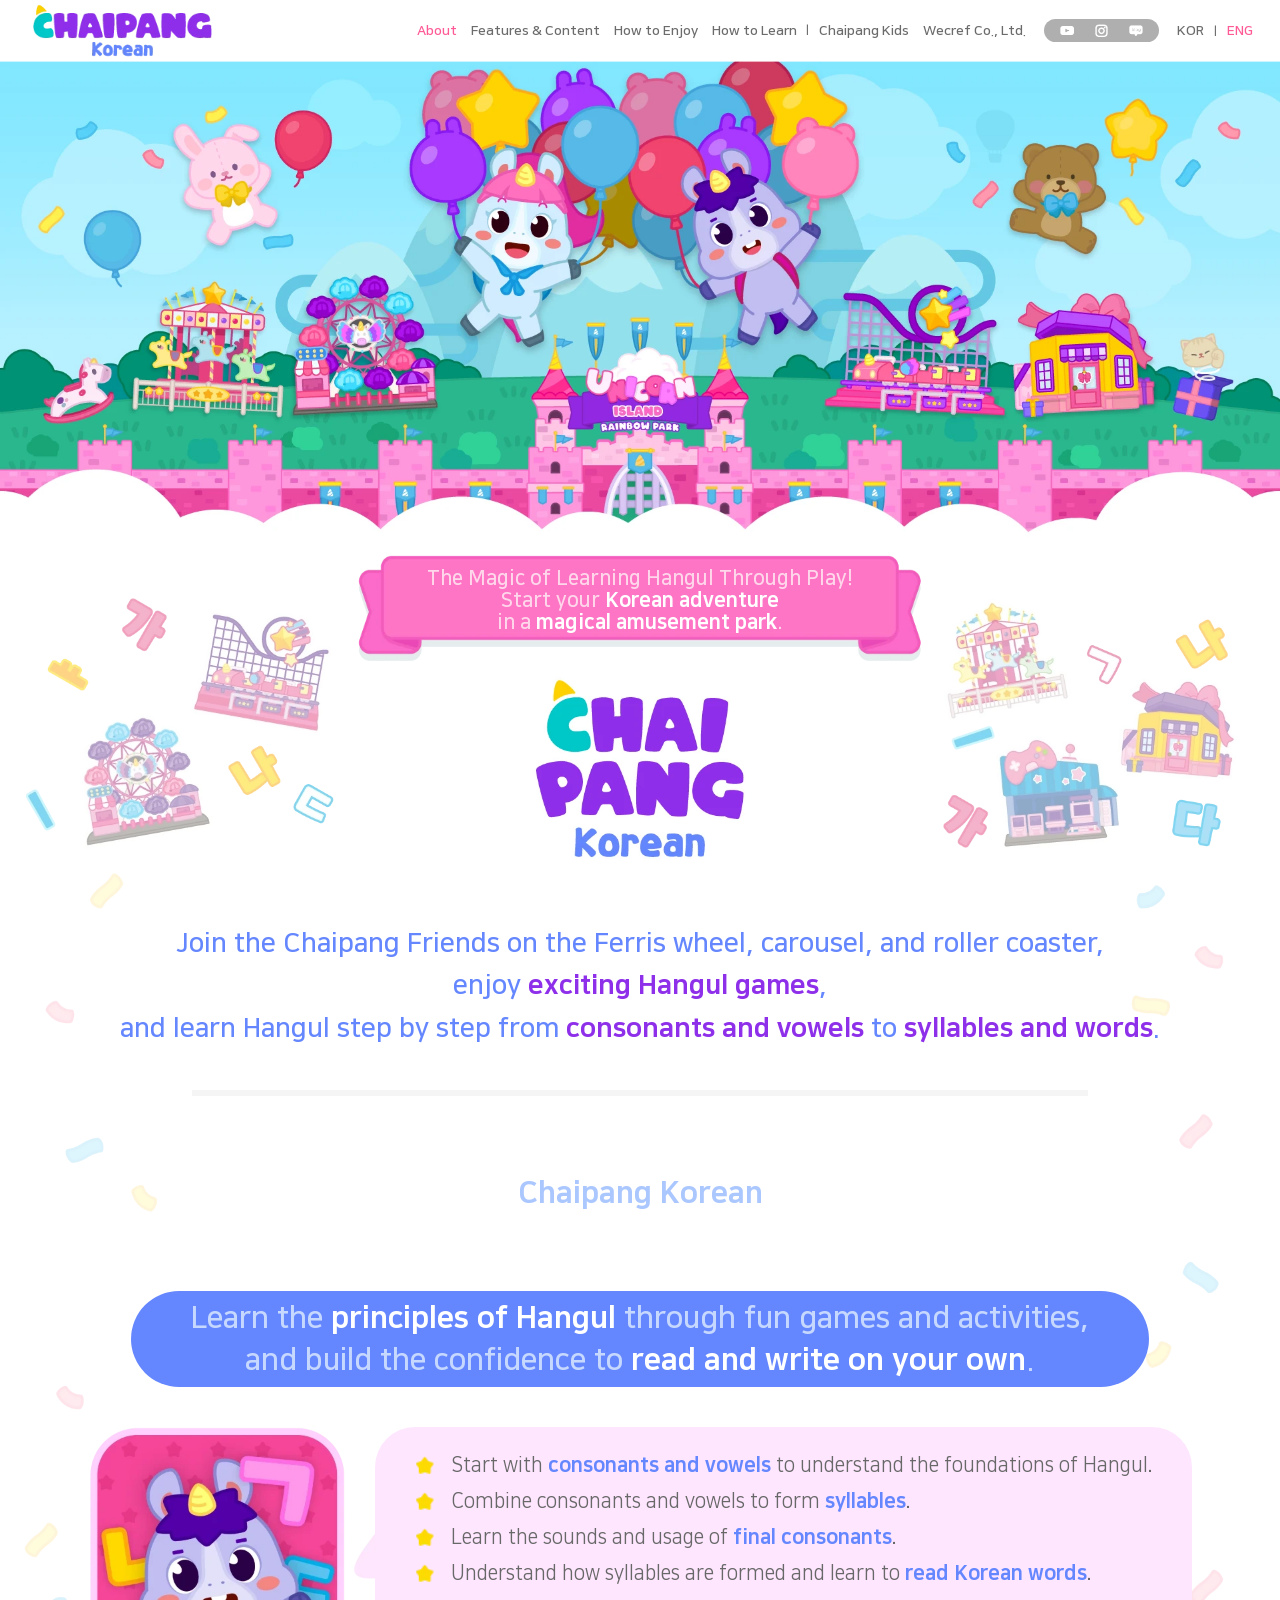
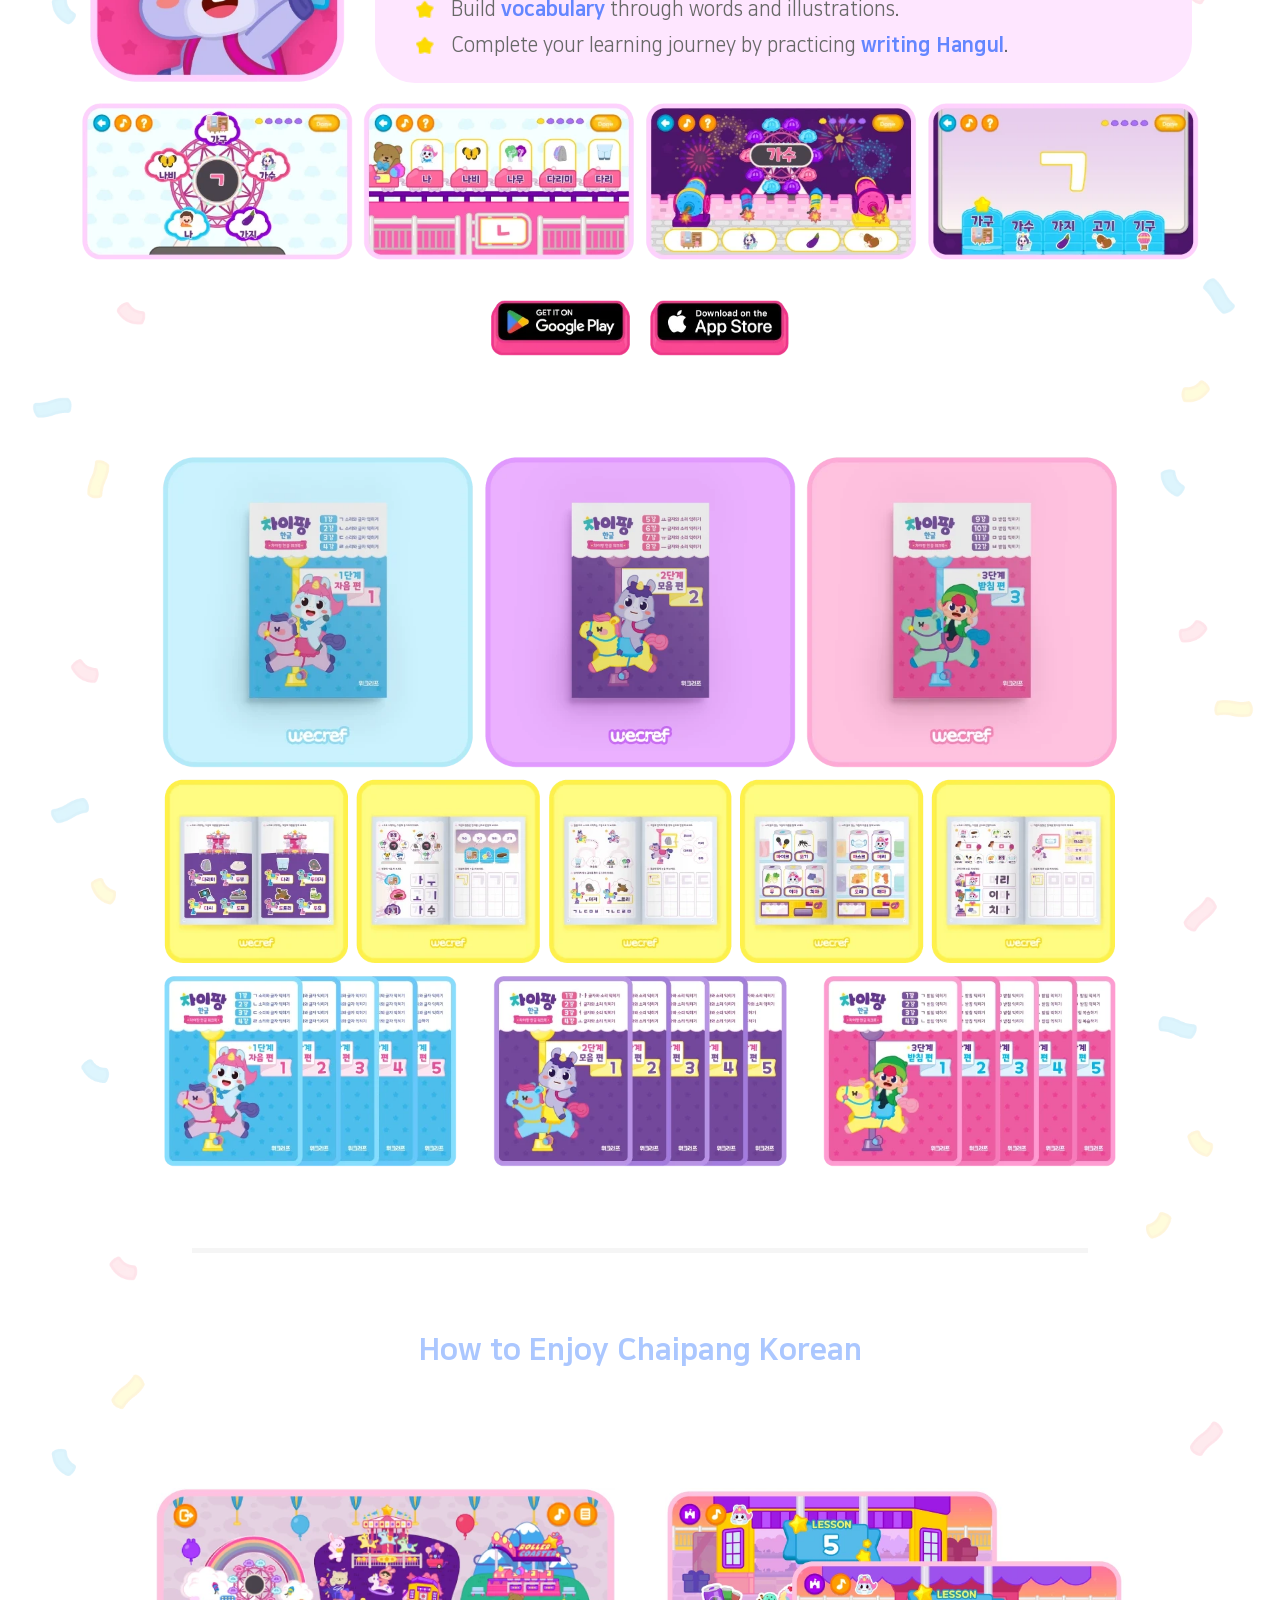
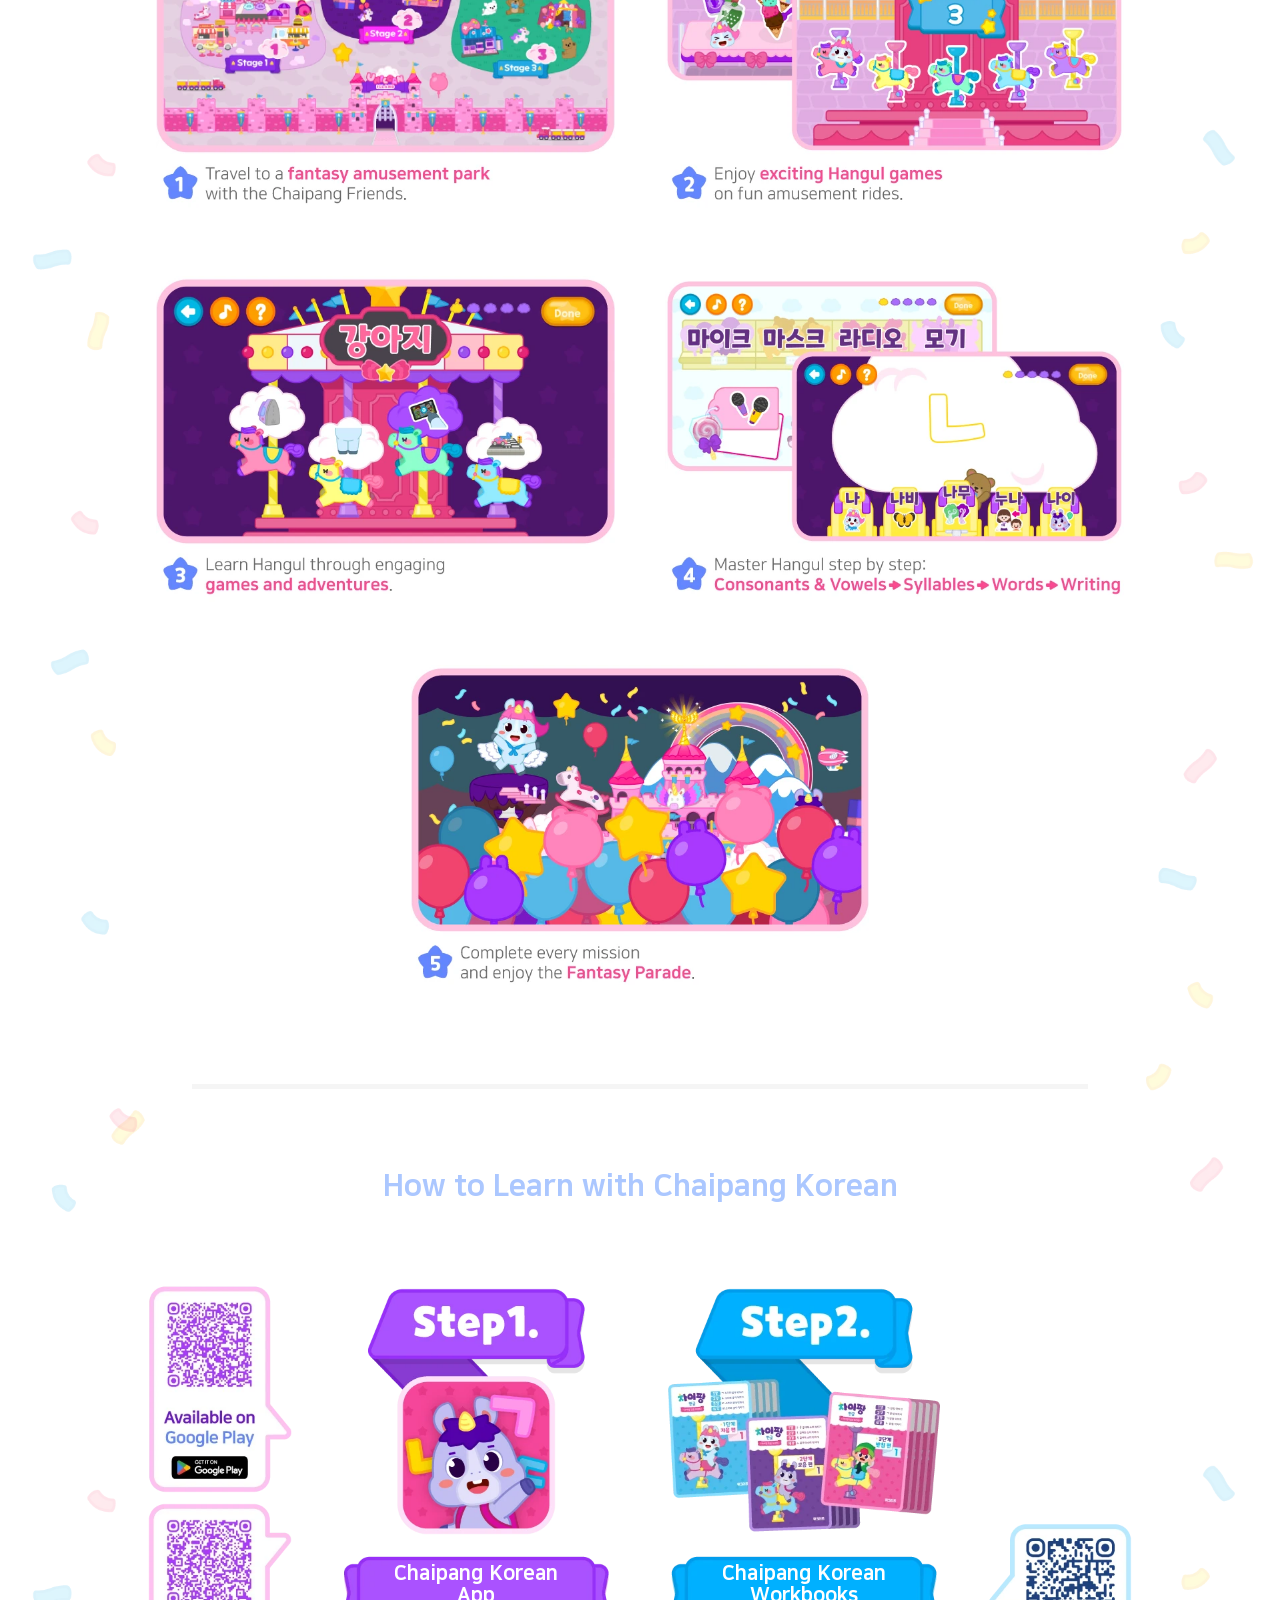
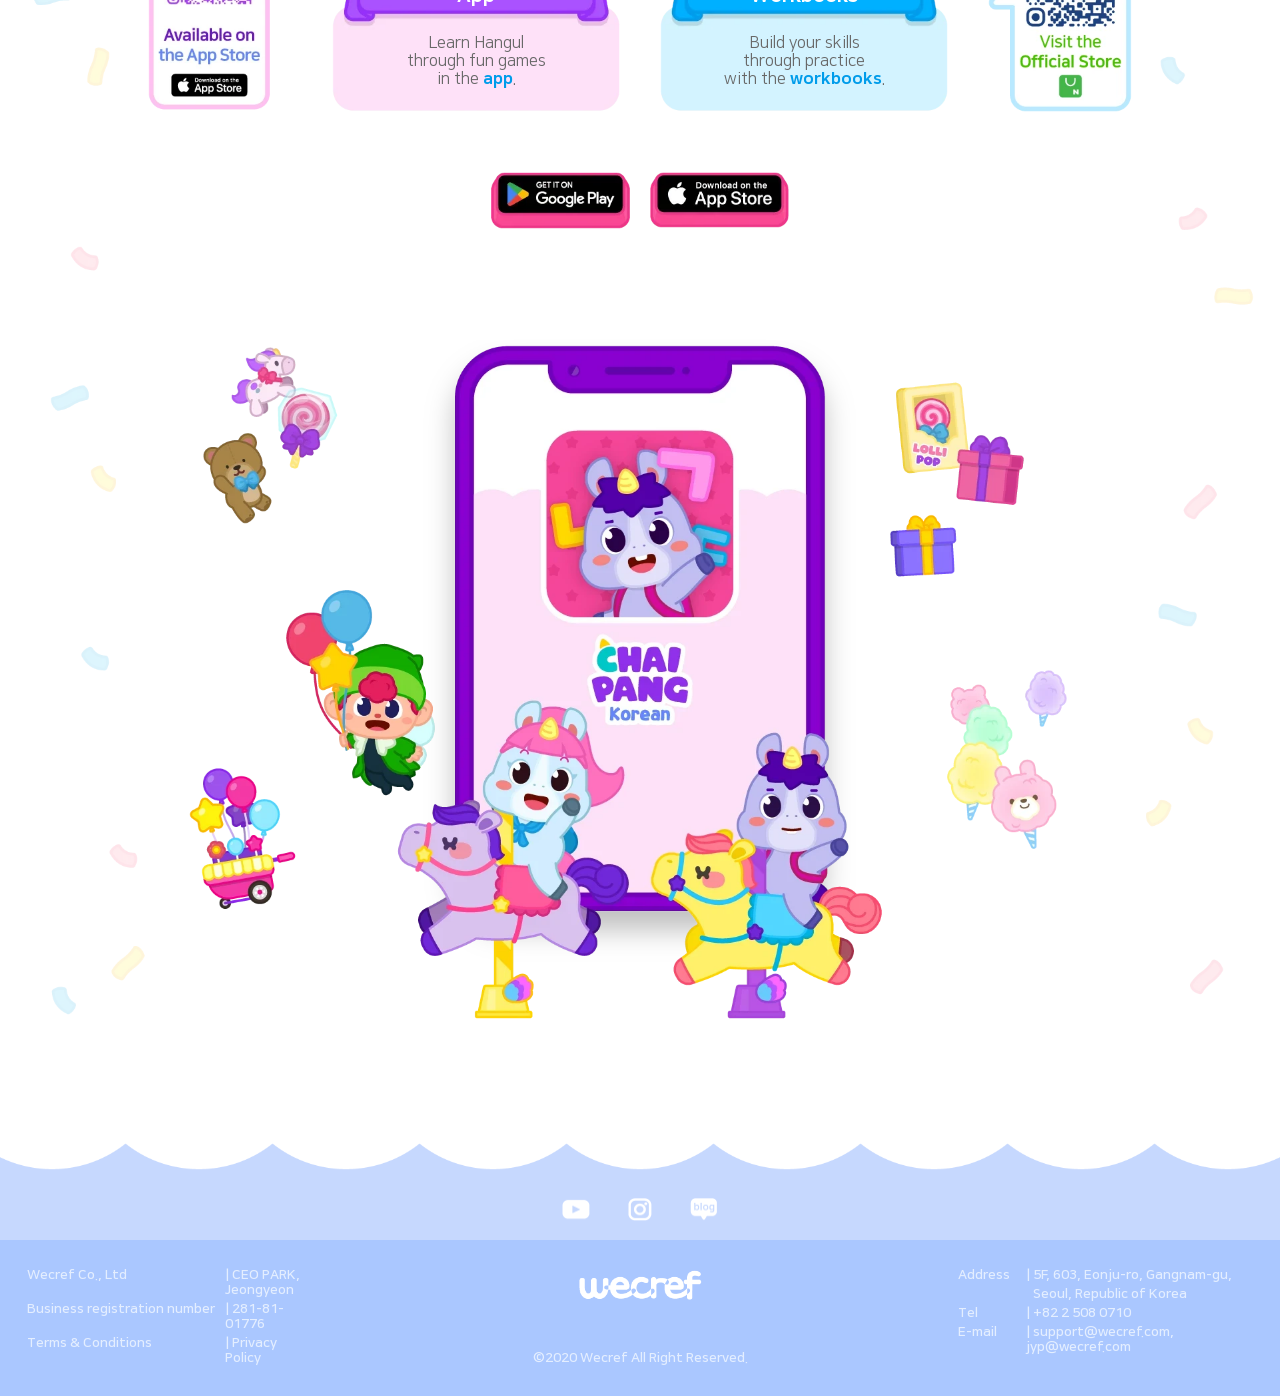
<file: index.html>
<!DOCTYPE html>
<html lang="en">

<head>
    <meta charset="UTF-8">
    <meta name="viewport" content="width=device-width, initial-scale=1.0">

    <meta name="description"
        content="Wecref Co., Ltd. aims to create a fantasy world for children around the world by creating and providing 'highly informative, safe and interesting' content. We are expanding our business areas, centering on brands such as Chaipang Kids, Wecref Games, and so on." />
    <meta name="author" content="K.Moon" />
    <meta name="publisher" content="Wecref" />
    <meta name="generator" content="Visual Studio Code" />
    <meta name="email" content="wecref.dev@gmail.com" />
    <meta name="date" content="2022-02-28T13:50:00+09:00" />
    <meta name="copyright" content="2020 Wecref Co., Ltd." />

    <!-- Open Graph 메타태그 -->
    <meta property="og:type" content="website" />
    <meta property="og:url" content="https://korean.chaipangkids.com/" />
    <meta property="og:title" content="Chaipang Korean" />
    <meta property="og:image" content="https://korean.chaipangkids.com/shared/images/share.png" />
    <meta property="og:description"
        content="Wecref Co., Ltd. aims to create a fantasy world for children around the world by creating and providing 'highly informative, safe and interesting' content. We are expanding our business areas, centering on brands such as Chaipang Kids, Wecref Games, and so on." />
    <meta property="og:site_name" content="Chaipang Korean" />
    <meta property="og:locale" content="en_US" />
    <meta property="og:image:width" content="1200" />
    <meta property="og:image:height" content="630" />
    <meta property="og:image:alt" content="Chaipang share thumbnail" />

    <link rel="shortcut icon" type="image/png" href="shared/images/website_Icon_Korean.png" />
    <title>Chaipang Korean</title>

    <script type="module">
      import { isKorea } from './shared/Language.js';
      isKorea() ? window.location.replace("kr_index.html") : window.location.replace("en_index.html");
    </script>
</head>

<body>
</body>

</html>
</file>
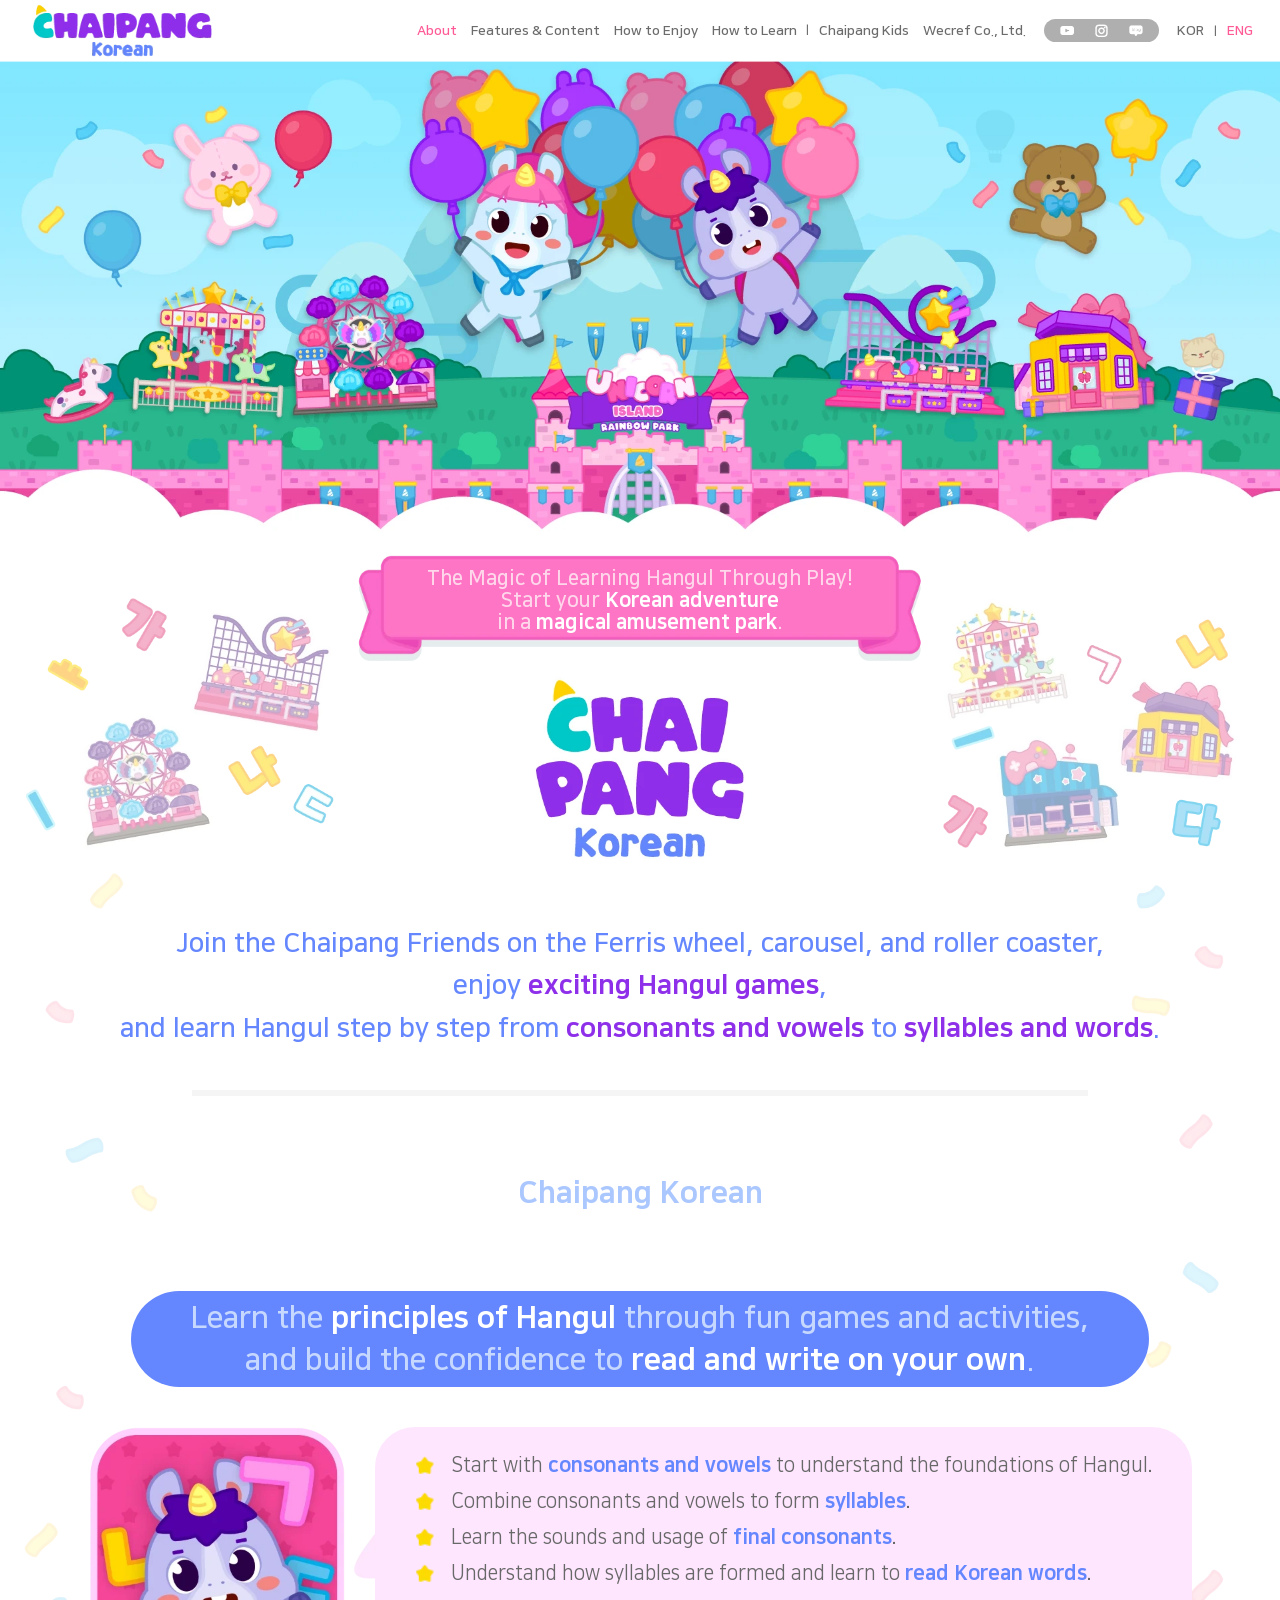
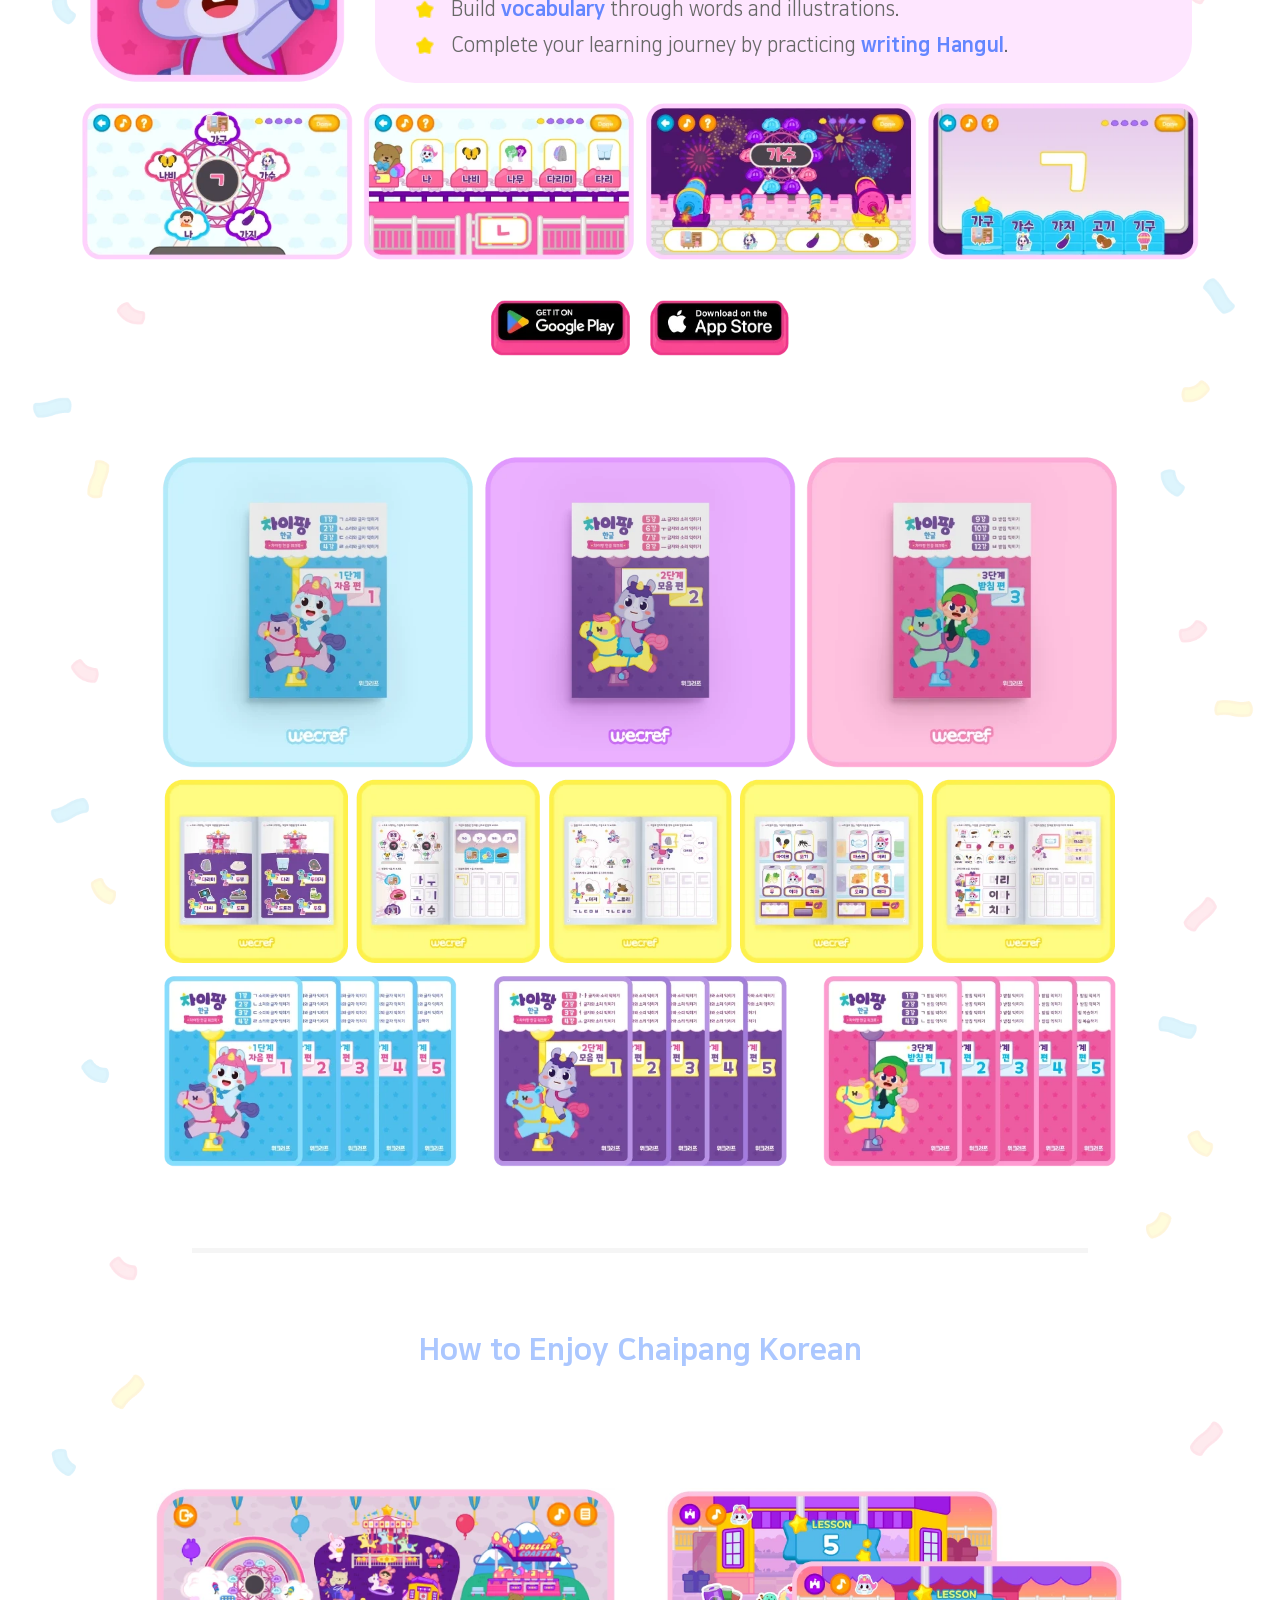
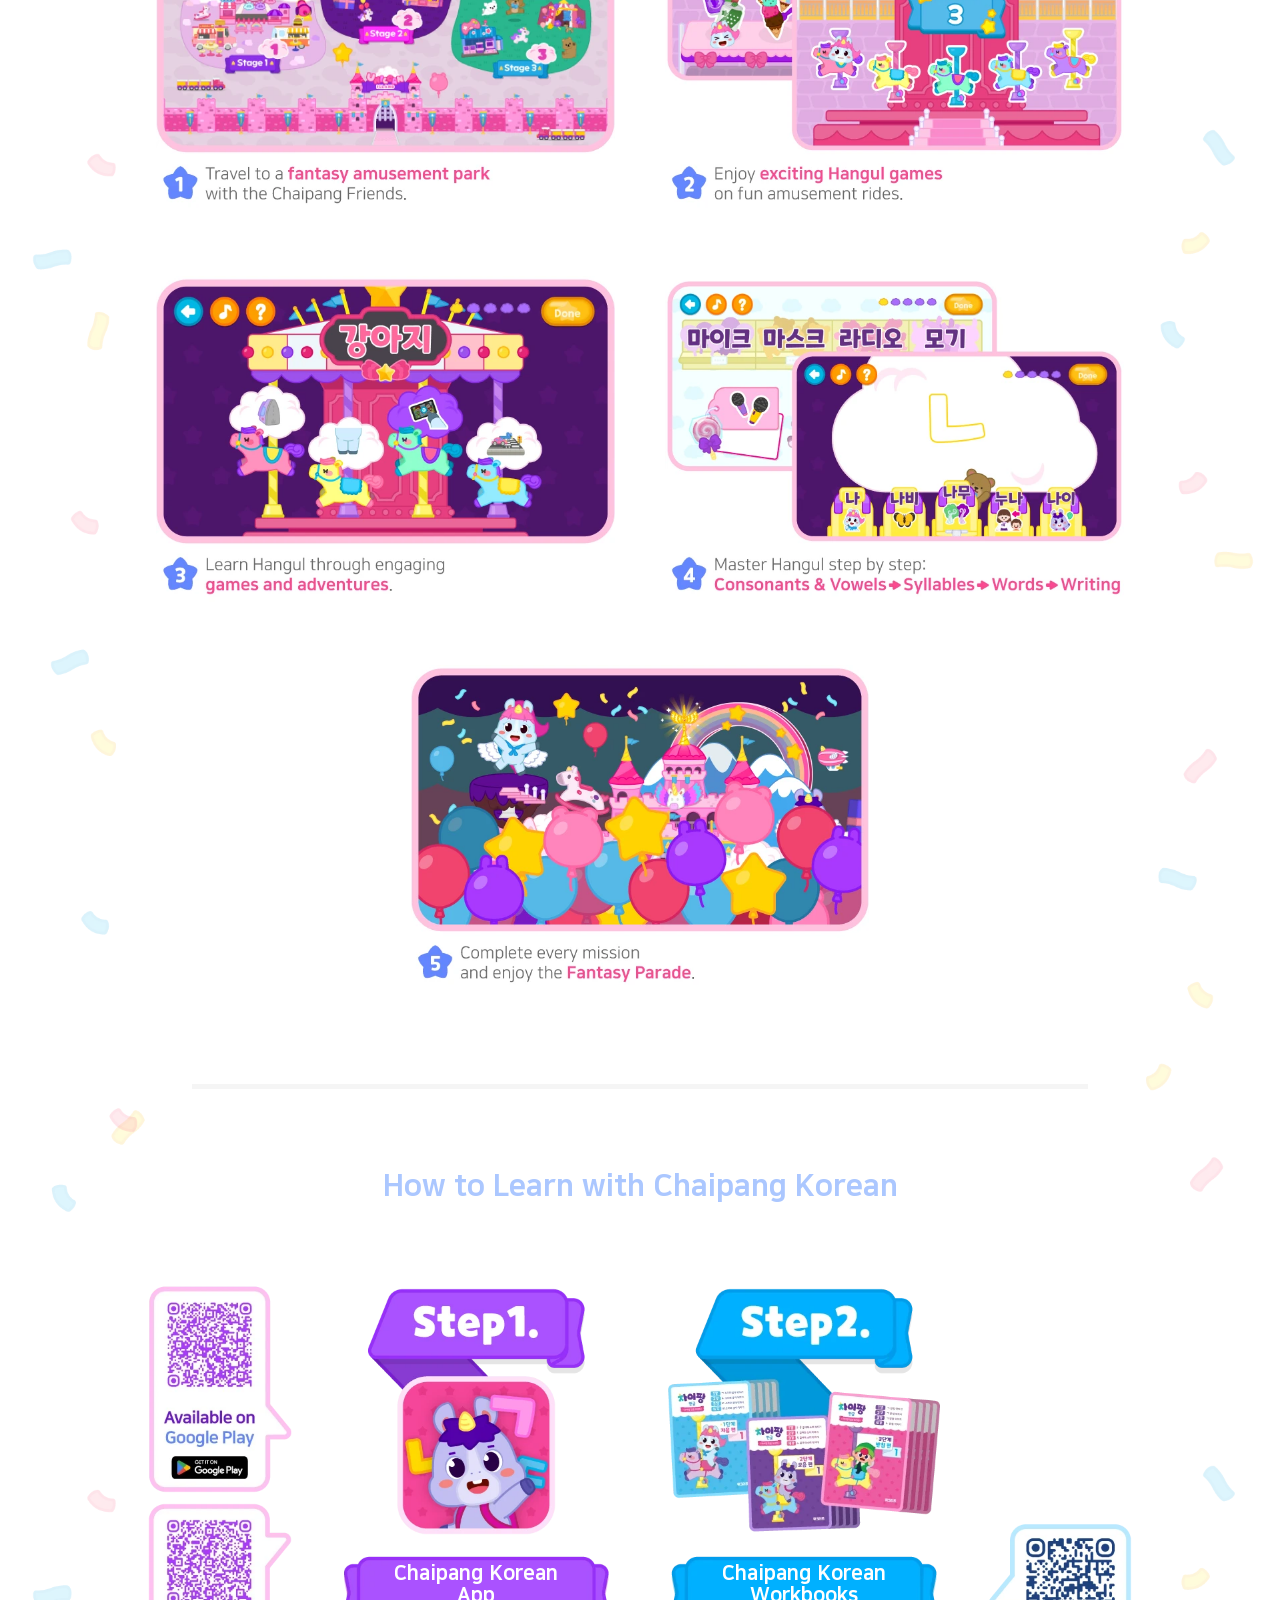
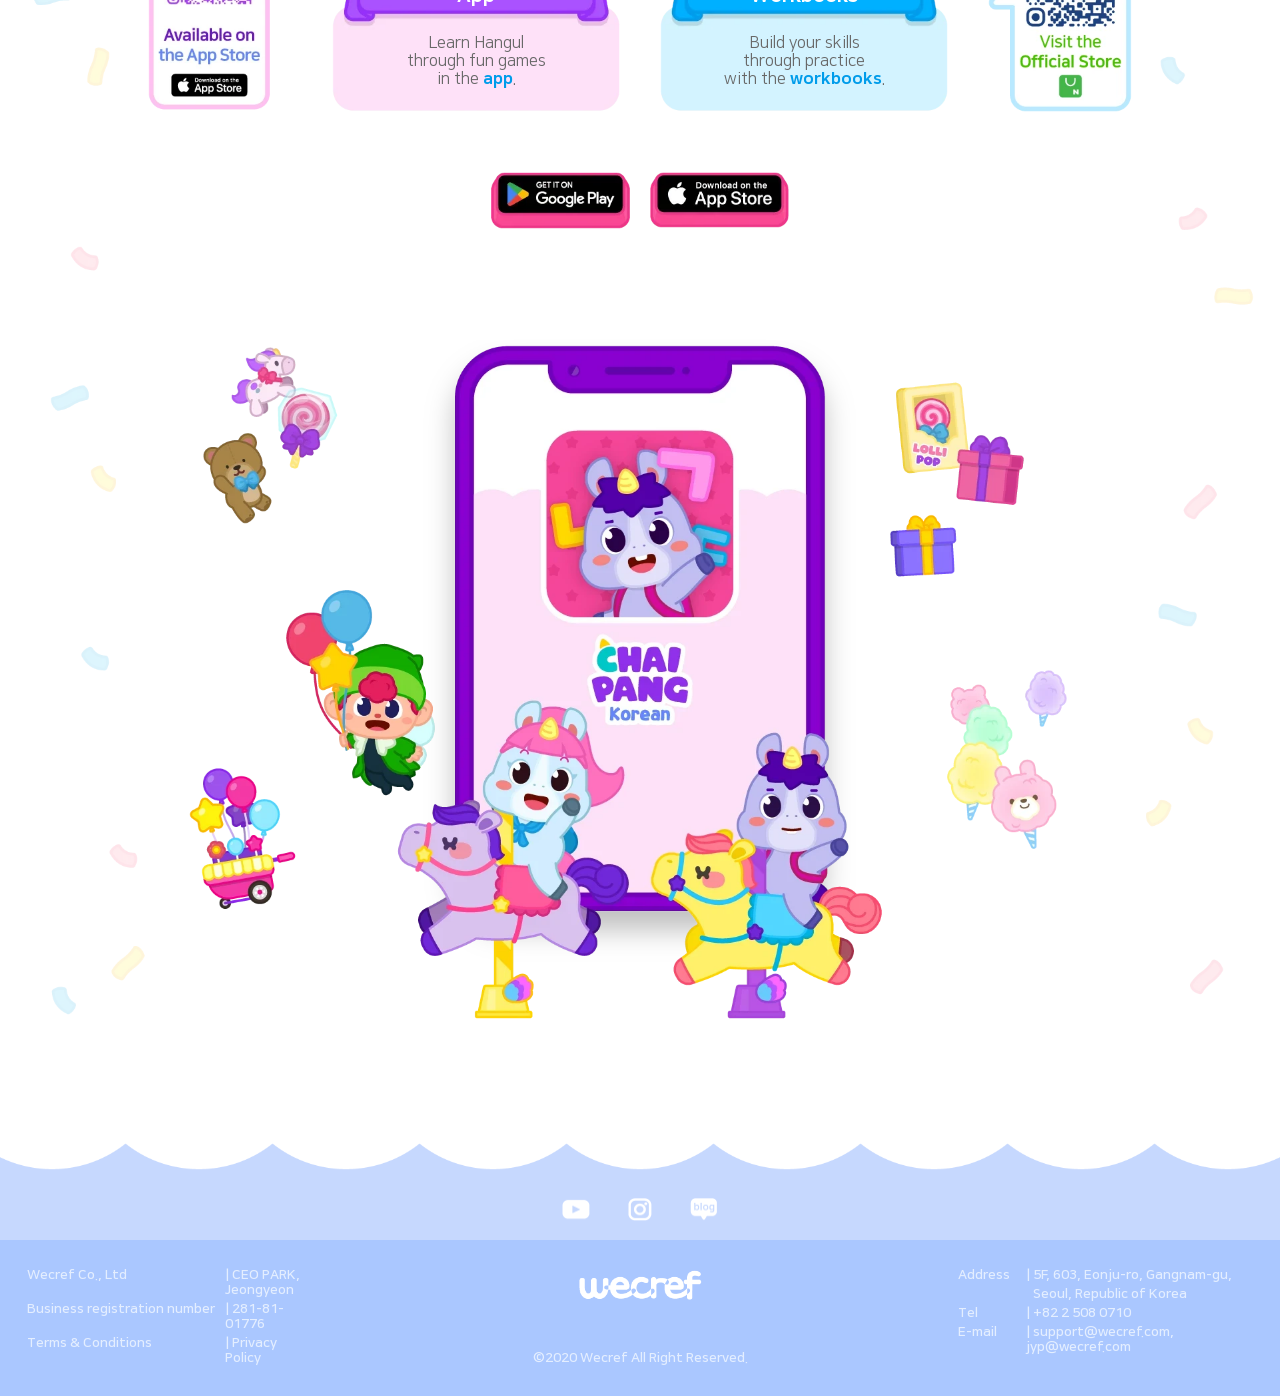
<file: en_index.html>
﻿<!DOCTYPE html>
<html lang="en">

<head>
    <meta charset="UTF-8">
    <meta name="viewport" content="width=device-width, initial-scale=1.0">

    <meta name="description"
        content="Wecref Co., Ltd. aims to create a fantasy world for children around the world by creating and providing ‘highly informative, safe and interesting’ content. We are expanding our business areas, centering on brands such as Chaipang Kids, Wecref Games, and so on." />
    <meta name="author" content="K.Moon" />
    <meta name="publisher" content="Wecref" />
    <meta name="generator" content="Visual Studio Code" />
    <meta name="email" content="wecref.dev@gmail.com" />
    <meta name="date" content="2022-02-28T13:50:00+09:00" />
    <meta name="copyright" content="2020 Wecref Co., Ltd." />

    <!-- Open Graph 메타태그 -->
    <meta property="og:type" content="website" />
    <meta property="og:url" content="https://korean.chaipangkids.com/" />
    <meta property="og:title" content="Chaipang Korean" />
    <meta property="og:image" content="https://korean.chaipangkids.com/shared/images/share.png" />
    <meta property="og:description"
        content="Wecref Co., Ltd. aims to create a fantasy world for children around the world by creating and providing ‘highly informative, safe and interesting’ content. We are expanding our business areas, centering on brands such as Chaipang Kids, Wecref Games, and so on." />
    <meta property="og:site_name" content="Chaipang Korean" />
    <meta property="og:locale" content="en_US" />
    <meta property="og:image:width" content="1200" />
    <meta property="og:image:height" content="630" />
    <meta property="og:image:alt" content="Chaipang share thumbnail" />

    <link rel="shortcut icon" type="image/png" href="shared/images/website_Icon_Korean.png" />
    <title>Chaipang Korean</title>

    <link rel="stylesheet" href="./main.css" />
    <script type="module" src="./main.js"></script>
</head>

<body>
    <nav>
        <div class="nav-header">
            <a href="/" class="logo">
                <picture><source srcset="./components/nav/images/Top_banner_BI_EN.webp" type="image/webp"><img src="./components/nav/images/Top_banner_BI_EN.png" alt="Wecref Logo" /></picture>
            </a>
            <button class="menu-toggle" aria-label="메뉴 토글">
                <img src="./components/nav/images/list_white_48dp.svg" alt="메뉴 아이콘" />
            </button>
        </div>
        <div class="nav-body">
            <ul class="nav-menus">
                <li><a href="#contents-main">About</a></li>
                <li><a href="#section-korean">Features & Content</a></li>
                <li><a href="#section-howto">How to Enjoy</a></li>
                <li><a href="#section-learn">How to Learn</a></li>
                <li><a href="https://chaipangkids.com/en_index.html" target="_blank">Chaipang Kids</a></li>
                <li><a href="https://wecref.com/en_index.html" target="_blank">Wecref Co., Ltd.</a></li>
            </ul>
            <ul class="social-links">
                <li>
                    <a href="https://www.youtube.com/channel/UCpsxCqG0PIUx75o36Si4ptA" target="_blank">
                        <picture>
                            <source srcset="./shared/images/youtubeLogo.webp" type="image/webp">
                            <img src="./shared/images/youtubeLogo.png" alt="유튜브">
                        </picture>
                    </a>
                </li>
                <li>
                    <a href="https://www.instagram.com/chaipang.kids" target="_blank">
                        <picture>
                            <source srcset="./shared/images/instagramLogo.webp" type="image/webp">
                            <img src="./shared/images/instagramLogo.png" alt="인스타그램">
                        </picture>
                    </a>
                </li>
                <li>
                    <a href="https://blog.naver.com/chaipang_kids" target="_blank">
                        <picture>
                            <source srcset="./shared/images/blogLogo.webp" type="image/webp">
                            <img src="./shared/images/blogLogo.png" alt="블로그">
                        </picture>
                    </a>
                </li>
            </ul>
            <ul class="language-selector">
                <li><a href="kr_index.html">KOR</a></li>
                <li><a href="en_index.html" class="active">ENG</a></li>
            </ul>
        </div>
    </nav>

    <div id="contents-main">
        <picture><source srcset="./components/hero/images/banner.webp" type="image/webp"><img src="./components/hero/images/banner.png" alt="banner"></picture>
    </div>

    <div class="bg-main">
        <div class="info">
            <picture class="banner-l"><source srcset="./components/hero/images/banner_L.webp" type="image/webp"><img src="./components/hero/images/banner_L.png" alt=""></picture>
            <div class="info-center">
                <p class="description">The Magic of Learning Hangul Through Play!<br>Start your <span class="highlight">Korean adventure</span><br>in a <span class="highlight">magical amusement park</span>.</p>
                <picture><source srcset="./components/hero/images/Korean_BI_EN.webp" type="image/webp"><img class="bi" src="./components/hero/images/Korean_BI_EN.png" alt="Chaipang Korean"></picture>
            </div>
            <picture class="banner-r"><source srcset="./components/hero/images/banner_R.webp" type="image/webp"><img src="./components/hero/images/banner_R.png" alt=""></picture>
        </div>

    <div class="hero-description">
            <p>
                <span class="line">Join the Chaipang Friends</span>
                <span class="line">on the Ferris wheel, carousel, and roller coaster,</span>
                <span class="line">enjoy <span class="highlight">exciting Hangul games</span>,</span>
                <span class="line">and learn Hangul step by step</span>
                <span class="line">from <span class="highlight">consonants and vowels</span> to <span class="highlight">syllables and words</span>.</span>
            </p>
    </div>
    <div class="newLine"></div>

    <div id="section-korean">
        <div class="section-title">
            <h1>Chaipang Korean</h1>
        </div>
        <div class="section-intro">
            <p>
                <span class="line">Learn the <span class="highlight">principles of Hangul</span></span>
                <span class="line">through fun games and activities,</span>
                <span class="line">and build the confidence</span>
                <span class="line">to <span class="highlight">read and write on your own</span>.</span>
            </p>
        </div>
        <div class="section-info-wrapper">
            <div class="info-icon">
                <picture><source srcset="./shared/images/Korean_Icon.webp" type="image/webp"><img src="./shared/images/Korean_Icon.png" alt="icon"></picture>
            </div>
            <div class="section-info">
                <div class="section-info-inner">
                    <ul class="info-texts">
                        <li>
                            <span class="line">Start with <span class="highlight">consonants and vowels</span></span>
                            <span class="line">to understand the foundations of Hangul.</span>
                        </li>
                        <li>Combine consonants and vowels to form <span class="highlight">syllables</span>.</li>
                        <li>Learn the sounds and usage of <span class="highlight">final consonants</span>.</li>
                        <li>
                            <span class="line">Understand how syllables are formed</span>
                            <span class="line">and learn to <span class="highlight">read Korean words</span>.</span>
                        </li>
                        <li>Build <span class="highlight">vocabulary</span> through words and illustrations.</li>
                        <li>
                            <span class="line">Complete your learning journey</span>
                            <span class="line">by practicing <span class="highlight">writing Hangul</span>.</span>
                        </li>
                    </ul>
                </div>
            </div>
        </div>
        <div class="section-screenshots">
            <picture><source srcset="./components/section-about/images/1_screenshot_1_EN.webp" type="image/webp"><img src="./components/section-about/images/1_screenshot_1_EN.png" alt="screenshot 1"></picture>
            <picture><source srcset="./components/section-about/images/1_screenshot_2_EN.webp" type="image/webp"><img src="./components/section-about/images/1_screenshot_2_EN.png" alt="screenshot 2"></picture>
            <picture><source srcset="./components/section-about/images/1_screenshot_3_EN.webp" type="image/webp"><img src="./components/section-about/images/1_screenshot_3_EN.png" alt="screenshot 3"></picture>
            <picture><source srcset="./components/section-about/images/1_screenshot_4_EN.webp" type="image/webp"><img src="./components/section-about/images/1_screenshot_4_EN.png" alt="screenshot 4"></picture>
        </div>
        <div class="app-buttons">
            <a href="https://play.google.com/store/apps/details?id=com.wecref.edu.chaipang.korean&amp;hl=en&amp;gl=us" target="_blank"><picture><source srcset="./components/section-about/images/button_GooglePlay.webp" type="image/webp"><img src="./components/section-about/images/button_GooglePlay.png" alt="Google Play"></picture></a>
            <a href="https://apps.apple.com/us/app/chaipang-korean/id6670229505" target="_blank"><picture><source srcset="./components/section-about/images/button_AppStore.webp" type="image/webp"><img src="./components/section-about/images/button_AppStore.png" alt="App Store"></picture></a>
        </div>
        <div class="book-info">
            <div class="book-row">
                <picture><source srcset="./components/section-about/images/Book_1.webp" type="image/webp"><img src="./components/section-about/images/Book_1.png" alt="book 1"></picture>
                <picture><source srcset="./components/section-about/images/Book_2.webp" type="image/webp"><img src="./components/section-about/images/Book_2.png" alt="book 2"></picture>
                <picture><source srcset="./components/section-about/images/Book_3.webp" type="image/webp"><img src="./components/section-about/images/Book_3.png" alt="book 3"></picture>
            </div>
            <div class="book-row">
                <picture><source srcset="./components/section-about/images/Book_4.webp" type="image/webp"><img src="./components/section-about/images/Book_4.png" alt="book 4"></picture>
                <picture><source srcset="./components/section-about/images/Book_5.webp" type="image/webp"><img src="./components/section-about/images/Book_5.png" alt="book 5"></picture>
                <picture><source srcset="./components/section-about/images/Book_6.webp" type="image/webp"><img src="./components/section-about/images/Book_6.png" alt="book 6"></picture>
                <picture><source srcset="./components/section-about/images/Book_7.webp" type="image/webp"><img src="./components/section-about/images/Book_7.png" alt="book 7"></picture>
                <picture><source srcset="./components/section-about/images/Book_8.webp" type="image/webp"><img src="./components/section-about/images/Book_8.png" alt="book 8"></picture>
            </div>
            <div class="book-row">
                <picture><source srcset="./components/section-about/images/Book_9.webp" type="image/webp"><img src="./components/section-about/images/Book_9.png" alt="book 9"></picture>
                <picture><source srcset="./components/section-about/images/Book_10.webp" type="image/webp"><img src="./components/section-about/images/Book_10.png" alt="book 10"></picture>
                <picture><source srcset="./components/section-about/images/Book_11.webp" type="image/webp"><img src="./components/section-about/images/Book_11.png" alt="book 11"></picture>
                </div>
            </div>
        </div>
    <div class="newLine"></div>


    <div id="section-howto">
        <div class="section-title">
            <h1>How to Enjoy Chaipang Korean</h1>
        </div>
        <div class="book-info">
            <div class="book-row">
                <picture><source srcset="./components/section-about/images/2_screenshot_1_EN.webp" type="image/webp"><img src="./components/section-about/images/2_screenshot_1_EN.png" alt="screenshot 1"></picture>
                <picture><source srcset="./components/section-about/images/2_screenshot_2_EN.webp" type="image/webp"><img src="./components/section-about/images/2_screenshot_2_EN.png" alt="screenshot 2"></picture>
                <picture><source srcset="./components/section-about/images/2_screenshot_3_EN.webp" type="image/webp"><img src="./components/section-about/images/2_screenshot_3_EN.png" alt="screenshot 3"></picture>
                <picture><source srcset="./components/section-about/images/2_screenshot_4_EN.webp" type="image/webp"><img src="./components/section-about/images/2_screenshot_4_EN.png" alt="screenshot 4"></picture>
                <picture><source srcset="./components/section-about/images/2_screenshot_5_EN.webp" type="image/webp"><img src="./components/section-about/images/2_screenshot_5_EN.png" alt="screenshot 5"></picture>
            </div>
        </div>
    </div>
    <div class="newLine"></div>


    <div id="section-learn">
        <div class="section-title">
            <h1>How to Learn with Chaipang Korean</h1>
        </div>
        <div class="steps-wrapper">
            <div class="step-group-wrap">
                <div class="step-buttons">
                    <a href="https://play.google.com/store/apps/details?id=com.wecref.edu.chaipang.korean&amp;hl=en&amp;gl=us" target="_blank"><picture><source srcset="./components/section-about/images/Step1_GooglePlay_EN.webp" type="image/webp"><img src="./components/section-about/images/Step1_GooglePlay_EN.png" alt="Google Play"></picture></a>
                    <a href="https://apps.apple.com/us/app/chaipang-korean/id6670229505" target="_blank"><picture><source srcset="./components/section-about/images/Step1_Appstore_EN.webp" type="image/webp"><img src="./components/section-about/images/Step1_Appstore_EN.png" alt="App Store"></picture></a>
                </div>
                <div class="step-group">
                    <div class="step-image">
                        <picture><source srcset="./components/section-about/images/Step1.webp" type="image/webp"><img src="./components/section-about/images/Step1.png" alt="Step 1"></picture>
                    </div>
                    <div class="step-ribbon">
                        <picture><source srcset="./components/section-about/images/Step1_ribbon.webp" type="image/webp"><img src="./components/section-about/images/Step1_ribbon.png" alt="Step 1 ribbon"></picture>
                        <div class="step-label-top"><div class="step-label-inner">Chaipang Korean<br>App</div></div>
                        <div class="step-label-bottom"><div class="step-label-inner">Learn Hangul<br>through fun games<br>in the <span class="highlight">app</span>.</div></div>
                    </div>
                </div>
            </div>
            <div class="app-buttons app-buttons--inline">
                <a href="https://play.google.com/store/apps/details?id=com.wecref.edu.chaipang.korean&amp;hl=en&amp;gl=us" target="_blank"><picture><source srcset="./components/section-about/images/button_GooglePlay.webp" type="image/webp"><img src="./components/section-about/images/button_GooglePlay.png" alt="Google Play"></picture></a>
                <a href="https://apps.apple.com/us/app/chaipang-korean/id6670229505" target="_blank"><picture><source srcset="./components/section-about/images/button_AppStore.webp" type="image/webp"><img src="./components/section-about/images/button_AppStore.png" alt="App Store"></picture></a>
            </div>
            <div class="step-group-wrap">
                <div class="step-group">
                    <div class="step-image">
                        <picture><source srcset="./components/section-about/images/Step2.webp" type="image/webp"><img src="./components/section-about/images/Step2.png" alt="Step 2"></picture>
                    </div>
                    <div class="step-ribbon">
                        <picture><source srcset="./components/section-about/images/Step2_ribbon.webp" type="image/webp"><img src="./components/section-about/images/Step2_ribbon.png" alt="Step 2 ribbon"></picture>
                        <div class="step-label-top"><div class="step-label-inner">Chaipang Korean<br>Workbooks</div></div>
                        <div class="step-label-bottom"><div class="step-label-inner">Build your skills<br>through practice<br>with the <span class="highlight">workbooks</span>.</div></div>
                    </div>
                </div>
                <div class="step-naver">
                    <a href="https://smartstore.naver.com/chaipang_kids" target="_blank"><picture><source srcset="./components/section-about/images/Step2_Naver_EN.webp" type="image/webp"><img src="./components/section-about/images/Step2_Naver_EN.png" alt="Naver"></picture></a>
                </div>
            </div>
        </div>
        <div class="app-buttons">
            <a href="https://play.google.com/store/apps/details?id=com.wecref.edu.chaipang.korean&amp;hl=en&amp;gl=us" target="_blank"><picture><source srcset="./components/section-about/images/button_GooglePlay.webp" type="image/webp"><img src="./components/section-about/images/button_GooglePlay.png" alt="Google Play"></picture></a>
            <a href="https://apps.apple.com/us/app/chaipang-korean/id6670229505" target="_blank"><picture><source srcset="./components/section-about/images/button_AppStore.webp" type="image/webp"><img src="./components/section-about/images/button_AppStore.png" alt="App Store"></picture></a>
        </div>
        <div class="section-end">
            <picture><source srcset="./components/section-about/images/End_EN.webp" type="image/webp"><img src="./components/section-about/images/End_EN.png" alt="End"></picture>
        </div>
    </div>
    <div id="waveDecoDown"></div>
</div>

<footer>
        <ul class="footer-links">
            <li><a href="https://www.youtube.com/channel/UCpsxCqG0PIUx75o36Si4ptA" target="_blank" rel="noopener noreferrer"><picture><source srcset="./components/footer/images/icon_youtube.webp" type="image/webp"><img
                        src="./components/footer/images/icon_youtube.png" alt="유튜브 채널" /></picture></a></li>
            <li><a href="https://www.instagram.com/chaipang.kids" target="_blank" rel="noopener noreferrer"><picture><source srcset="./components/footer/images/icon_instagram.webp" type="image/webp"><img src="./components/footer/images/icon_instagram.png"
                        alt="인스타그램 페이지" /></picture></a></li>
            <li><a href="https://blog.naver.com/chaipang_kids" target="_blank" rel="noopener noreferrer"><picture><source srcset="./components/footer/images/icon_blog.webp" type="image/webp"><img src="./components/footer/images/icon_blog.png"
                        alt="네이버 블로그" /></picture></a>
            </li>
        </ul>
        <div class="footer-info footer-row">
            <ul class="info-list">
                    <li><span>Wecref Co., Ltd</span><span>| CEO PARK, Jeongyeon</span></li>
                    <li><span>Business registration number</span><span>| 281-81-01776</span></li>
                    <li><span>Terms & Conditions</span><span>| Privacy Policy</span></li>
            </ul>
            <ul class="info-list">
                <li><picture><source srcset="./components/footer/images/wecrefLogo.webp" type="image/webp"><img src="./components/footer/images/wecrefLogo.png" alt="위크리프 로고" /></picture></li>
                <li>©2020 Wecref All Right Reserved.</li>
            </ul>
            <ul class="info-list">
                <li><span>Address</span><span>| 5F, 603, Eonju-ro, Gangnam-gu,</span></li>
                <li><span></span><span><span class="pipe">|</span> Seoul, Republic of Korea</span></li>
                <li><span>Tel</span><span>| +82 2 508 0710</span></li>
                <li><span>E-mail</span><span>| support@wecref.com, jyp@wecref.com</span></li>
                </ul>
        </div>
        <div class="footer-col">
            <div class="col-cards">
                <p><strong>Wecref Co., Ltd</strong><span>CEO PARK, Jeongyeon</span></p>
                <p><strong>Business<br>registration number</strong><span>281-81-01776</span></p>
                <p><span class="label">Terms & Conditions</span><span>Privacy Policy</span></p>
                <p><strong>Tel</strong><span>+82 2 508 0710</span></p>
                <p><strong>Address</strong><span>5F, 603, Eonju-ro,<br>Gangnam-gu,<br>Seoul, Republic of Korea</span></p>
                <p><strong>E-mail</strong><span>support@wecref.com,<br>jyp@wecref.com</span></p>
            </div>
            <div class="col-logo">
                <picture><source srcset="./components/footer/images/wecrefLogo.webp" type="image/webp"><img src="./components/footer/images/wecrefLogo.png" alt="위크리프 로고" /></picture>
                <p>©2020 Wecref All Right Reserved.</p>
            </div>
        </div>
    </footer>

</body>

</html>
</file>
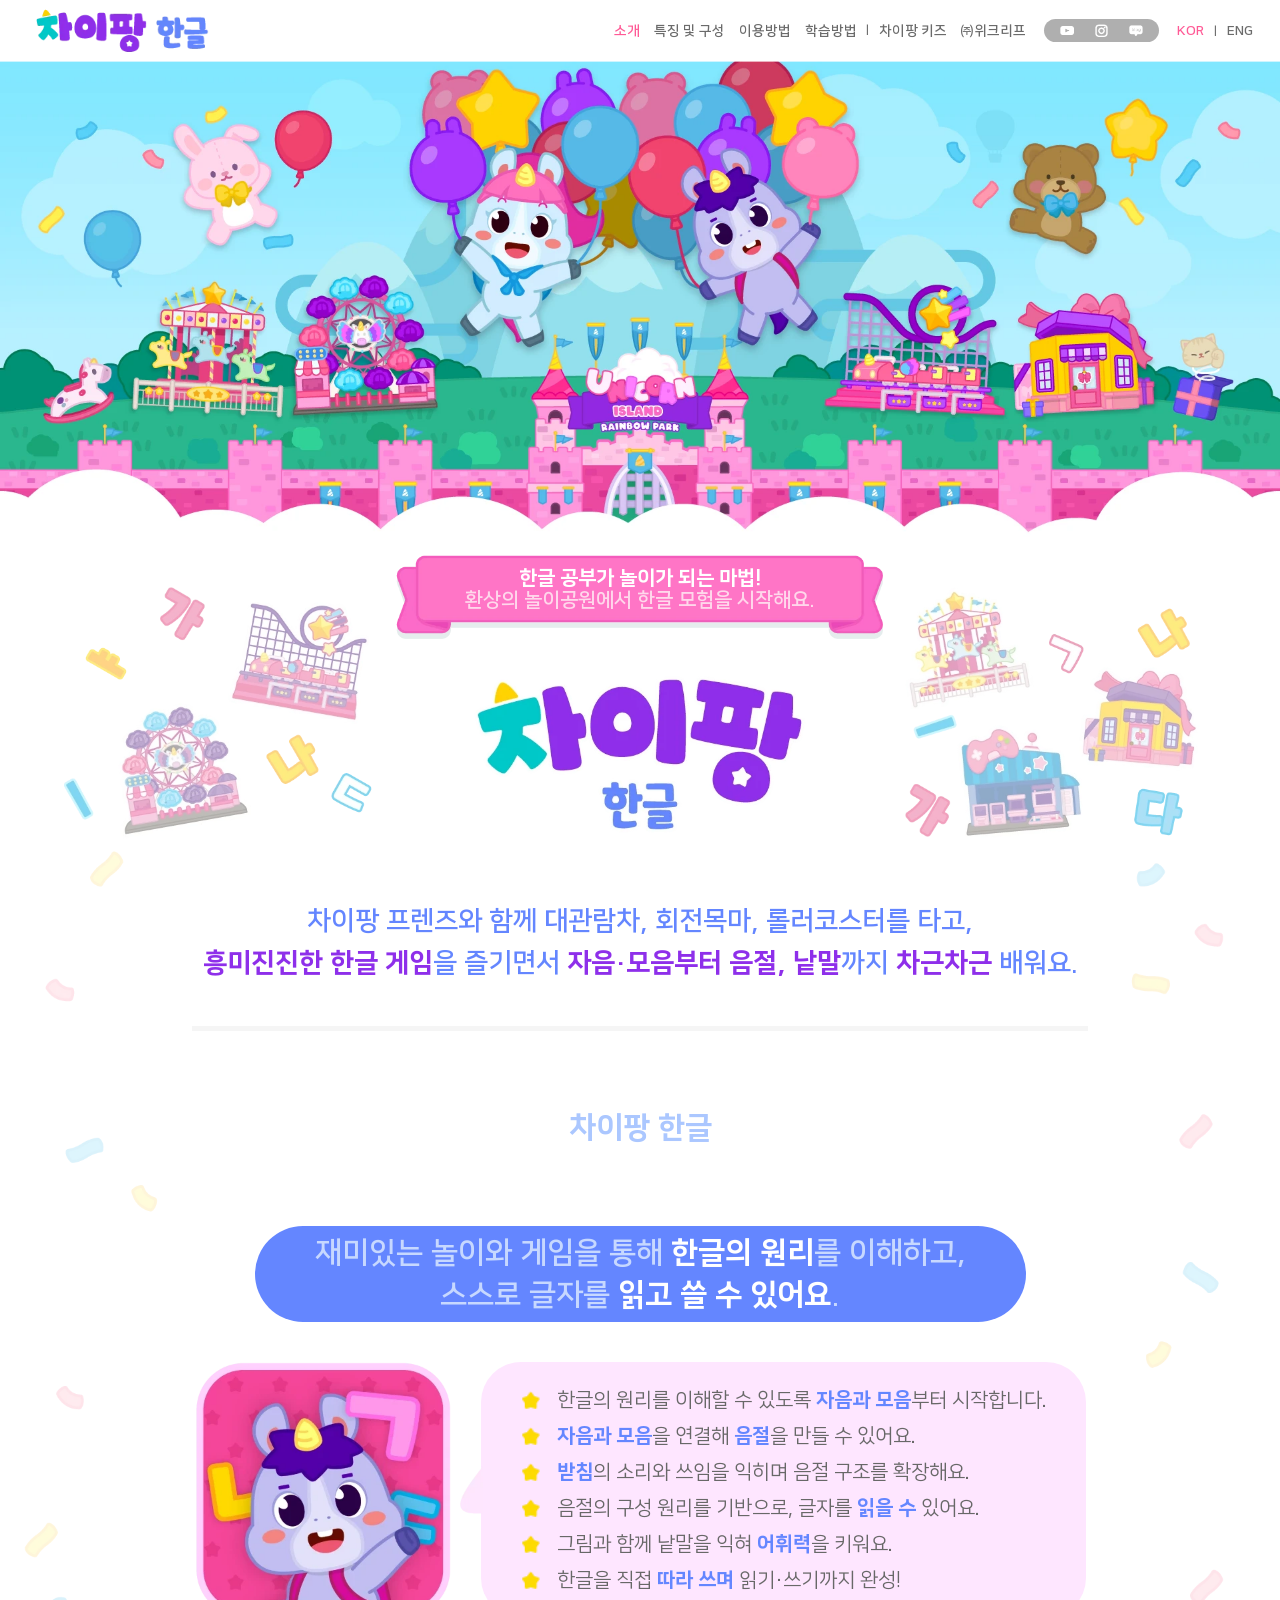
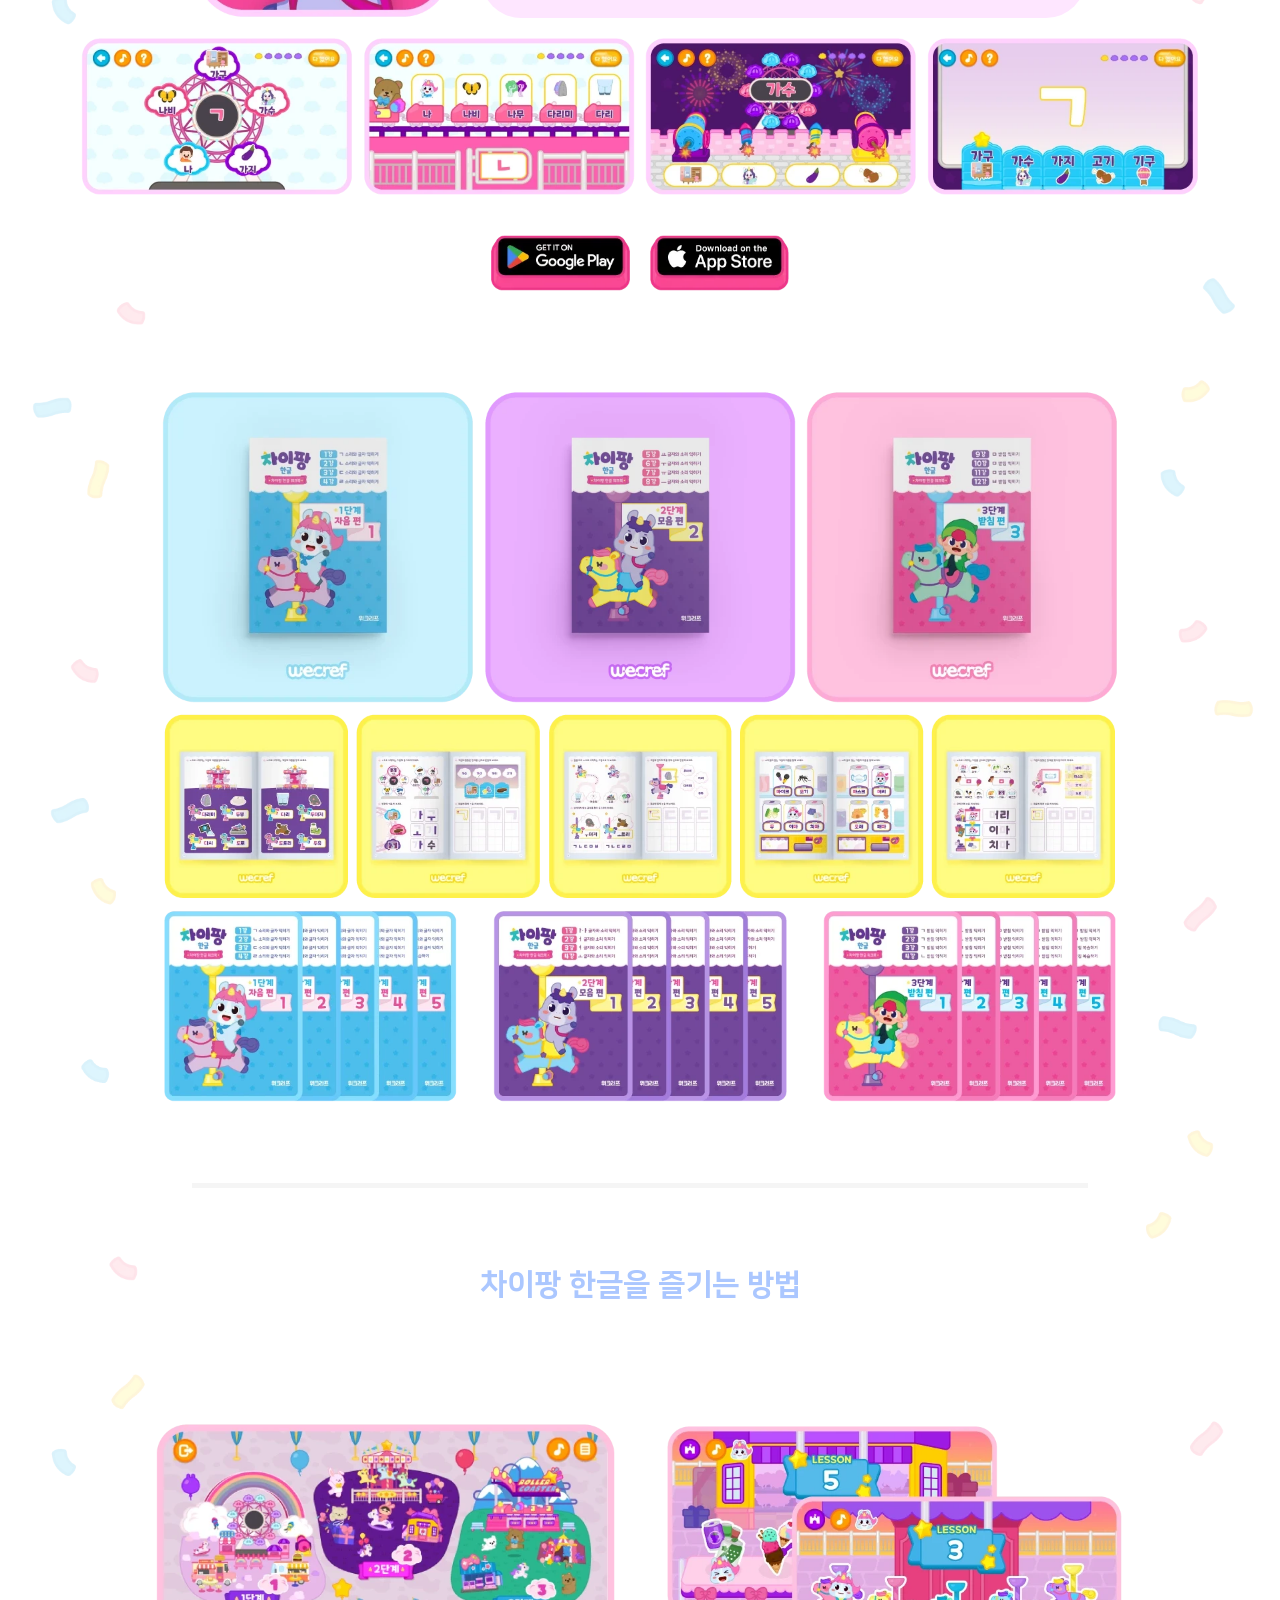
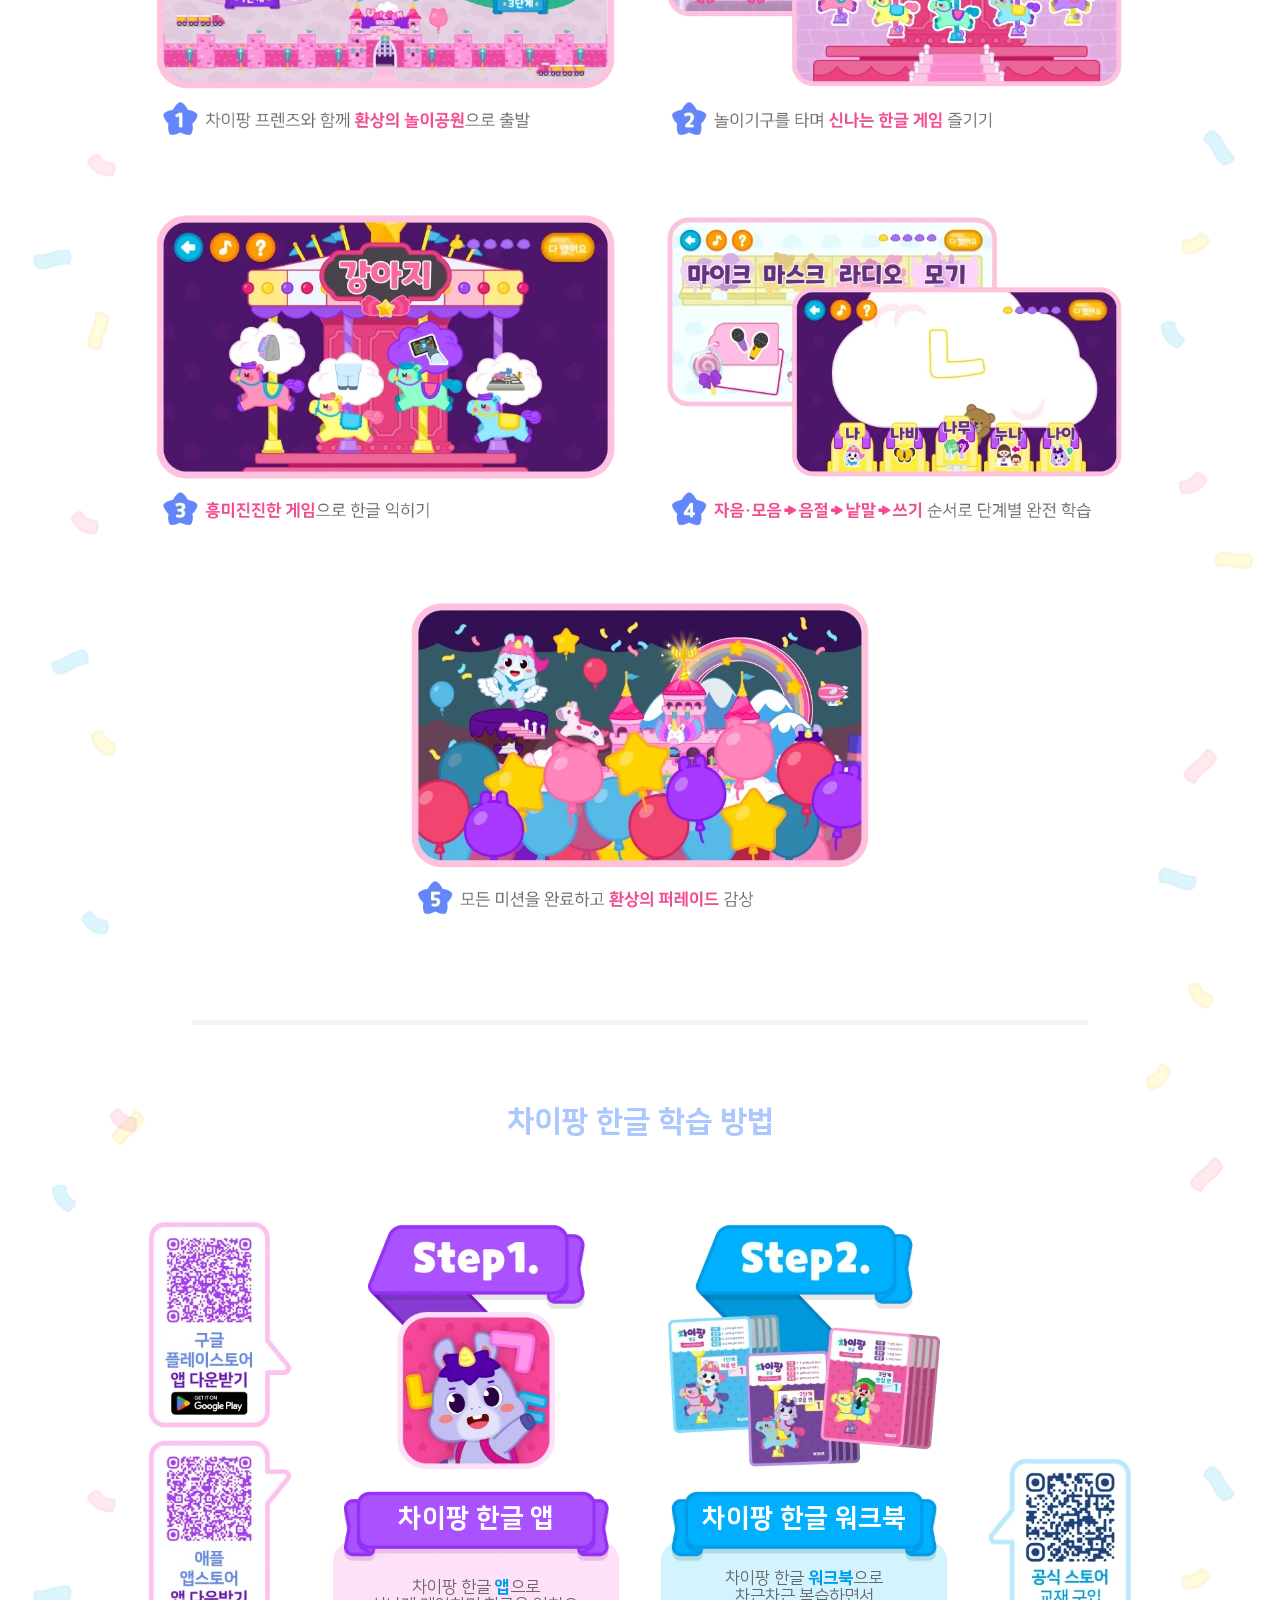
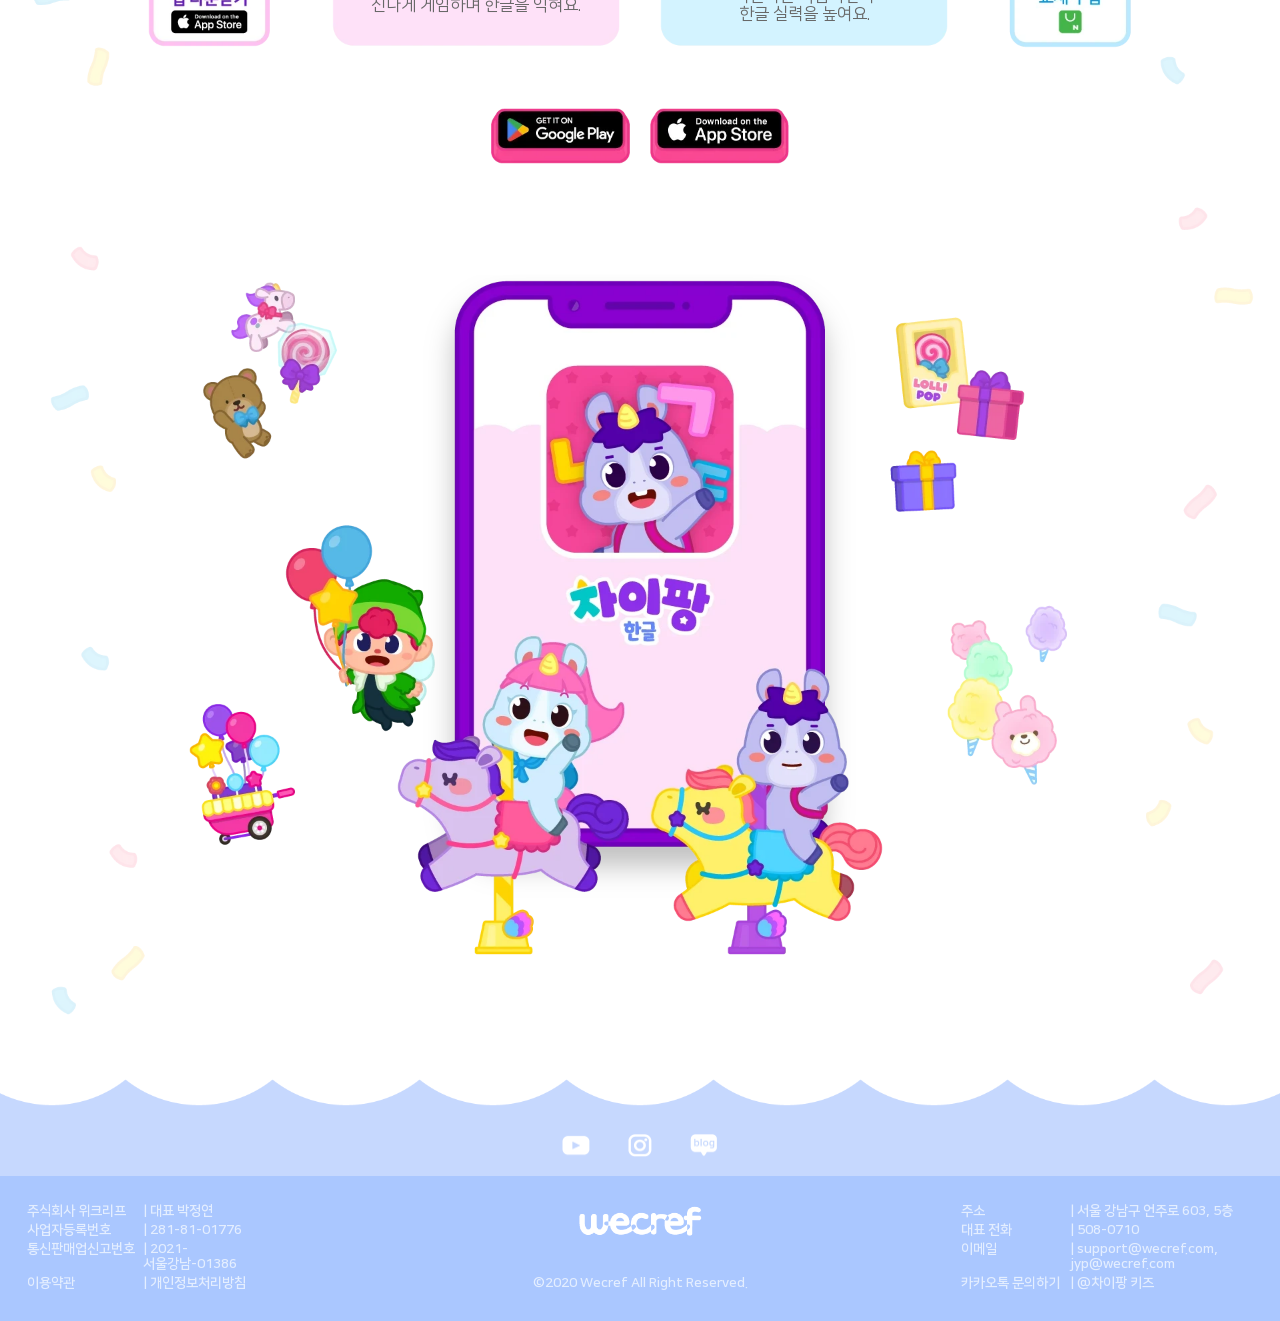
<file: kr_index.html>
﻿<!DOCTYPE html>
<html lang="ko">

<head>
    <meta charset="UTF-8">
    <meta name="viewport" content="width=device-width, initial-scale=1.0">

    <meta name="description"
        content="(주)위크리프는 안전하고 유익한 콘텐츠를 제작하여, 전 세계 어린이들을 위한 환상의 세계를 만듭니다. 차이팡 중국어를 중심으로, 차이팡 키즈, 위크리프 게임즈 등을 운영하고 있습니다." />
    <meta name="author" content="K.Moon" />
    <meta name="publisher" content="Wecref" />
    <meta name="generator" content="Visual Studio Code" />
    <meta name="email" content="wecref.dev@gmail.com" />
    <meta name="date" content="2022-02-28T13:50:00+09:00" />
    <meta name="copyright" content="2020 Wecref Co., Ltd." />

    <!-- Open Graph 메타태그 -->
    <meta property="og:type" content="website" />
    <meta property="og:url" content="https://korean.chaipangkids.com/" />
    <meta property="og:title" content="차이팡 한글" />
    <meta property="og:image" content="https://korean.chaipangkids.com/shared/images/share.png" />
    <meta property="og:description"
        content="(주)위크리프는 안전하고 유익한 콘텐츠를 제작하여, 전 세계 어린이들을 위한 환상의 세계를 만듭니다. 차이팡 중국어를 중심으로, 차이팡 키즈, 위크리프 게임즈 등을 운영하고 있습니다." />
    <meta property="og:site_name" content="차이팡 한글" />
    <meta property="og:locale" content="ko_KR" />
    <meta property="og:image:width" content="1200" />
    <meta property="og:image:height" content="630" />
    <meta property="og:image:alt" content="차이팡 공유 썸네일" />

    <link rel="shortcut icon" type="image/png" href="./shared/images/website_Icon_Korean.png" />
    <title>차이팡 한글</title>

    <link rel="stylesheet" href="./main.css" />
    <script type="module" src="./main.js"></script>
</head>

        <body>

        <nav>
            <div class="nav-header">
                <a href="/" class="logo">
                    <picture><source srcset="./components/nav/images/Top_banner_BI_KR.webp" type="image/webp"><img src="./components/nav/images/Top_banner_BI_KR.png" alt="위크리프 로고" /></picture>
                </a>
                <button class="menu-toggle" aria-label="메뉴 토글">
                    <img src="./components/nav/images/list_white_48dp.svg" alt="메뉴 아이콘" />
                </button>
            </div>
            <div class="nav-body">
                <ul class="nav-menus">
                    <li><a href="#contents-main">소개</a></li>
                    <li><a href="#section-korean">특징 및 구성</a></li>
                    <li><a href="#section-howto">이용방법</a></li>
                    <li><a href="#section-learn">학습방법</a></li>
                    <li><a href="https://chaipangkids.com/kr_index.html" target="_blank">차이팡 키즈</a></li>
                    <li><a href="https://wecref.com/kr_index.html" target="_blank">㈜위크리프</a></li>
                </ul>
                <ul class="social-links">
                    <li>
                        <a href="https://www.youtube.com/channel/UCpsxCqG0PIUx75o36Si4ptA" target="_blank">
                            <picture>
                                <source srcset="./shared/images/youtubeLogo.webp" type="image/webp">
                                <img src="./shared/images/youtubeLogo.png" alt="유튜브">
                            </picture>
                        </a>
                    </li>
                    <li>
                        <a href="https://www.instagram.com/chaipang.kids" target="_blank">
                            <picture>
                                <source srcset="./shared/images/instagramLogo.webp" type="image/webp">
                                <img src="./shared/images/instagramLogo.png" alt="인스타그램">
                            </picture>
                        </a>
                    </li>
                    <li>
                        <a href="https://blog.naver.com/chaipang_kids" target="_blank">
                            <picture>
                                <source srcset="./shared/images/blogLogo.webp" type="image/webp">
                                <img src="./shared/images/blogLogo.png" alt="블로그">
                            </picture>
                        </a>
                    </li>
                </ul>
                <ul class="language-selector">
                    <li><a href="kr_index.html" class="active">KOR</a></li>
                    <li><a href="en_index.html">ENG</a></li>
                </ul>
            </div>
        </nav>

        <div id="contents-main">
            <picture><source srcset="./components/hero/images/banner.webp" type="image/webp"><img src="./components/hero/images/banner.png" alt="위크리프 메인 이미지"></picture>
        </div>

        <div class="bg-main">
            <div class="info">
                <picture class="banner-l"><source srcset="./components/hero/images/banner_L.webp" type="image/webp"><img src="./components/hero/images/banner_L.png" alt=""></picture>
                <div class="info-center">
                    <p class="description"><span class="highlight">한글 공부가 놀이가 되는 마법!</span><br>환상의 놀이공원에서 한글 모험을 시작해요.</p>
                    <picture><source srcset="./components/hero/images/Korean_BI_KR.webp" type="image/webp"><img class="bi" src="./components/hero/images/Korean_BI_KR.png" alt="차이팡 한글"></picture>
                </div>
                <picture class="banner-r"><source srcset="./components/hero/images/banner_R.webp" type="image/webp"><img src="./components/hero/images/banner_R.png" alt=""></picture>
            </div>

        <div class="hero-description">
            <p>
                <span class="line">차이팡 프렌즈와 함께</span>
                <span class="line">대관람차, 회전목마, 롤러코스터를 타고,</span>
                <span class="line"><span class="highlight">흥미진진한 한글 게임</span>을 즐기면서</span>
                <span class="line"><span class="highlight">자음·모음부터 음절, 낱말</span>까지 <span class="highlight">차근차근</span> 배워요.</span>
            </p>
        </div>
        <div class="newLine"></div>

        <div id="section-korean">
            <div class="section-title">
                <h1>차이팡 한글</h1>
            </div>
            <div class="section-intro">
                <p>
                    <span class="line">재미있는 놀이와 게임을 통해</span>
                    <span class="line"><span class="highlight">한글의 원리</span>를 이해하고,</span>
                    <span class="line">스스로 글자를 <span class="highlight">읽고 쓸 수 있어요</span>.</span>
                </p>
            </div>
            <div class="section-info-wrapper">
                <div class="info-icon">
                    <picture><source srcset="./shared/images/Korean_Icon.webp" type="image/webp"><img src="./shared/images/Korean_Icon.png" alt="아이콘"></picture>
                </div>
                <div class="section-info">
                    <div class="section-info-inner">
                        <ul class="info-texts">
                            <li>한글의 원리를 이해할 수 있도록 <span class="highlight">자음과 모음</span>부터 시작합니다.</li>
                            <li><span class="highlight">자음과 모음</span>을 연결해 <span class="highlight">음절</span>을 만들 수 있어요.</li>
                            <li><span class="highlight">받침</span>의 소리와 쓰임을 익히며 음절 구조를 확장해요.</li>
                            <li>음절의 구성 원리를 기반으로, 글자를 <span class="highlight">읽을 수</span> 있어요.</li>
                            <li>그림과 함께 낱말을 익혀 <span class="highlight">어휘력</span>을 키워요.</li>
                            <li>한글을 직접 <span class="highlight">따라 쓰며</span> 읽기·쓰기까지 완성!</li>
                        </ul>
                    </div>
                </div>
            </div>
            <div class="section-screenshots">
                <picture><source srcset="./components/section-about/images/1_screenshot_1_KR.webp" type="image/webp"><img src="./components/section-about/images/1_screenshot_1_KR.png" alt="screenshot 1"></picture>
                <picture><source srcset="./components/section-about/images/1_screenshot_2_KR.webp" type="image/webp"><img src="./components/section-about/images/1_screenshot_2_KR.png" alt="screenshot 2"></picture>
                <picture><source srcset="./components/section-about/images/1_screenshot_3_KR.webp" type="image/webp"><img src="./components/section-about/images/1_screenshot_3_KR.png" alt="screenshot 3"></picture>
                <picture><source srcset="./components/section-about/images/1_screenshot_4_KR.webp" type="image/webp"><img src="./components/section-about/images/1_screenshot_4_KR.png" alt="screenshot 4"></picture>
            </div>
            <div class="app-buttons">
                <a href="https://play.google.com/store/apps/details?id=com.wecref.edu.chaipang.korean&amp;hl=kr&amp;gl=kr" target="_blank"><picture><source srcset="./components/section-about/images/button_GooglePlay.webp" type="image/webp"><img src="./components/section-about/images/button_GooglePlay.png" alt="Google Play"></picture></a>
                <a href="https://apps.apple.com/kr/app/%EC%B0%A8%EC%9D%B4%ED%8C%A1-%ED%95%9C%EA%B8%80/id6670229505" target="_blank"><picture><source srcset="./components/section-about/images/button_AppStore.webp" type="image/webp"><img src="./components/section-about/images/button_AppStore.png" alt="App Store"></picture></a>
            </div>
            <div class="book-info">
                <div class="book-row">
                    <picture><source srcset="./components/section-about/images/Book_1.webp" type="image/webp"><img src="./components/section-about/images/Book_1.png" alt="book 1"></picture>
                    <picture><source srcset="./components/section-about/images/Book_2.webp" type="image/webp"><img src="./components/section-about/images/Book_2.png" alt="book 2"></picture>
                    <picture><source srcset="./components/section-about/images/Book_3.webp" type="image/webp"><img src="./components/section-about/images/Book_3.png" alt="book 3"></picture>
                </div>
                <div class="book-row">
                    <picture><source srcset="./components/section-about/images/Book_4.webp" type="image/webp"><img src="./components/section-about/images/Book_4.png" alt="book 4"></picture>
                    <picture><source srcset="./components/section-about/images/Book_5.webp" type="image/webp"><img src="./components/section-about/images/Book_5.png" alt="book 5"></picture>
                    <picture><source srcset="./components/section-about/images/Book_6.webp" type="image/webp"><img src="./components/section-about/images/Book_6.png" alt="book 6"></picture>
                    <picture><source srcset="./components/section-about/images/Book_7.webp" type="image/webp"><img src="./components/section-about/images/Book_7.png" alt="book 7"></picture>
                    <picture><source srcset="./components/section-about/images/Book_8.webp" type="image/webp"><img src="./components/section-about/images/Book_8.png" alt="book 8"></picture>
                </div>
                <div class="book-row">
                    <picture><source srcset="./components/section-about/images/Book_9.webp" type="image/webp"><img src="./components/section-about/images/Book_9.png" alt="book 9"></picture>
                    <picture><source srcset="./components/section-about/images/Book_10.webp" type="image/webp"><img src="./components/section-about/images/Book_10.png" alt="book 10"></picture>
                    <picture><source srcset="./components/section-about/images/Book_11.webp" type="image/webp"><img src="./components/section-about/images/Book_11.png" alt="book 11"></picture>
                </div>
            </div>
        </div>
        <div class="newLine"></div>


        <div id="section-howto">
            <div class="section-title">
                <h1>차이팡 한글을 즐기는 방법</h1>
            </div>
            <div class="book-info">
                <div class="book-row">
                    <picture><source srcset="./components/section-about/images/2_screenshot_1_KR.webp" type="image/webp"><img src="./components/section-about/images/2_screenshot_1_KR.png" alt="screenshot 1"></picture>
                    <picture><source srcset="./components/section-about/images/2_screenshot_2_KR.webp" type="image/webp"><img src="./components/section-about/images/2_screenshot_2_KR.png" alt="screenshot 2"></picture>
                    <picture><source srcset="./components/section-about/images/2_screenshot_3_KR.webp" type="image/webp"><img src="./components/section-about/images/2_screenshot_3_KR.png" alt="screenshot 3"></picture>
                    <picture><source srcset="./components/section-about/images/2_screenshot_4_KR.webp" type="image/webp"><img src="./components/section-about/images/2_screenshot_4_KR.png" alt="screenshot 4"></picture>
                    <picture><source srcset="./components/section-about/images/2_screenshot_5_KR.webp" type="image/webp"><img src="./components/section-about/images/2_screenshot_5_KR.png" alt="screenshot 5"></picture>
                </div>
            </div>
        </div>
        <div class="newLine"></div>


        <div id="section-learn">
            <div class="section-title">
                <h1>차이팡 한글 학습 방법</h1>
            </div>
            <div class="steps-wrapper">
                <div class="step-group-wrap">
                    <div class="step-buttons">
                        <a href="https://play.google.com/store/apps/details?id=com.wecref.edu.chaipang.korean&amp;hl=kr&amp;gl=kr" target="_blank"><picture><source srcset="./components/section-about/images/Step1_GooglePlay_KR.webp" type="image/webp"><img src="./components/section-about/images/Step1_GooglePlay_KR.png" alt="Google Play"></picture></a>
                        <a href="https://apps.apple.com/kr/app/%EC%B0%A8%EC%9D%B4%ED%8C%A1-%ED%95%9C%EA%B8%80/id6670229505" target="_blank"><picture><source srcset="./components/section-about/images/Step1_Appstore_KR.webp" type="image/webp"><img src="./components/section-about/images/Step1_Appstore_KR.png" alt="App Store"></picture></a>
                    </div>
                    <div class="step-group">
                        <div class="step-image">
                            <picture><source srcset="./components/section-about/images/Step1.webp" type="image/webp"><img src="./components/section-about/images/Step1.png" alt="Step 1"></picture>
                        </div>
                        <div class="step-ribbon">
                            <picture><source srcset="./components/section-about/images/Step1_ribbon.webp" type="image/webp"><img src="./components/section-about/images/Step1_ribbon.png" alt="Step 1 ribbon"></picture>
                            <div class="step-label-top"><div class="step-label-inner">차이팡 한글 앱</div></div>
                            <div class="step-label-bottom"><div class="step-label-inner">차이팡 한글 <span class="highlight">앱</span>으로<br>신나게 게임하며 한글을 익혀요.</div></div>
                        </div>
                    </div>
                </div>
                <div class="app-buttons app-buttons--inline">
                    <a href="https://play.google.com/store/apps/details?id=com.wecref.edu.chaipang.korean&amp;hl=kr&amp;gl=kr" target="_blank"><picture><source srcset="./components/section-about/images/button_GooglePlay.webp" type="image/webp"><img src="./components/section-about/images/button_GooglePlay.png" alt="Google Play"></picture></a>
                    <a href="https://apps.apple.com/kr/app/%EC%B0%A8%EC%9D%B4%ED%8C%A1-%ED%95%9C%EA%B8%80/id6670229505" target="_blank"><picture><source srcset="./components/section-about/images/button_AppStore.webp" type="image/webp"><img src="./components/section-about/images/button_AppStore.png" alt="App Store"></picture></a>
                </div>
                <div class="step-group-wrap">
                    <div class="step-group">
                        <div class="step-image">
                            <picture><source srcset="./components/section-about/images/Step2.webp" type="image/webp"><img src="./components/section-about/images/Step2.png" alt="Step 2"></picture>
                        </div>
                        <div class="step-ribbon">
                            <picture><source srcset="./components/section-about/images/Step2_ribbon.webp" type="image/webp"><img src="./components/section-about/images/Step2_ribbon.png" alt="Step 2 ribbon"></picture>
                            <div class="step-label-top"><div class="step-label-inner">차이팡 한글 워크북</div></div>
                            <div class="step-label-bottom"><div class="step-label-inner">차이팡 한글 <span class="highlight">워크북</span>으로<br>차근차근 복습하면서<br>한글 실력을 높여요.</div></div>
                        </div>
                    </div>
                    <div class="step-naver">
                        <a href="https://smartstore.naver.com/chaipang_kids" target="_blank"><picture><source srcset="./components/section-about/images/Step2_Naver_KR.webp" type="image/webp"><img src="./components/section-about/images/Step2_Naver_KR.png" alt="Naver"></picture></a>
                    </div>
                </div>
            </div>
            <div class="app-buttons">
                <a href="https://play.google.com/store/apps/details?id=com.wecref.edu.chaipang.korean&amp;hl=kr&amp;gl=kr" target="_blank"><picture><source srcset="./components/section-about/images/button_GooglePlay.webp" type="image/webp"><img src="./components/section-about/images/button_GooglePlay.png" alt="Google Play"></picture></a>
                <a href="https://apps.apple.com/kr/app/%EC%B0%A8%EC%9D%B4%ED%8C%A1-%ED%95%9C%EA%B8%80/id6670229505" target="_blank"><picture><source srcset="./components/section-about/images/button_AppStore.webp" type="image/webp"><img src="./components/section-about/images/button_AppStore.png" alt="App Store"></picture></a>
            </div>
            <div class="section-end">
                <picture><source srcset="./components/section-about/images/End_KR.webp" type="image/webp"><img src="./components/section-about/images/End_KR.png" alt="End"></picture>
            </div>
        </div>

        <div id="waveDecoDown"></div>
        </div>

        <footer>
            <ul class="footer-links">
                    <li><a href="https://www.youtube.com/channel/UCpsxCqG0PIUx75o36Si4ptA" target="_blank" rel="noopener noreferrer"><picture><source srcset="./components/footer/images/icon_youtube.webp" type="image/webp"><img
                            src="./components/footer/images/icon_youtube.png" alt="유튜브 채널" /></picture></a></li>
                <li><a href="https://www.instagram.com/chaipang.kids" target="_blank" rel="noopener noreferrer"><picture><source srcset="./components/footer/images/icon_instagram.webp" type="image/webp"><img src="./components/footer/images/icon_instagram.png"
                            alt="인스타그램 페이지" /></picture></a></li>
                <li><a href="https://blog.naver.com/chaipang_kids" target="_blank" rel="noopener noreferrer"><picture><source srcset="./components/footer/images/icon_blog.webp" type="image/webp"><img src="./components/footer/images/icon_blog.png"
                            alt="네이버 블로그" /></picture></a>
                </li>
            </ul>
            <div class="footer-info footer-row">
                <ul class="info-list">
                    <li><span>주식회사 위크리프</span><span>| 대표 박정연</span></li>
                    <li><span>사업자등록번호</span><span>| 281-81-01776</span></li>
                    <li><span>통신판매업신고번호</span><span>| 2021-서울강남-01386</span></li>
                    <li><span>이용약관</span><span>| 개인정보처리방침</span></li>
                </ul>
                <ul class="info-list">
                    <li><picture><source srcset="./components/footer/images/wecrefLogo.webp" type="image/webp"><img src="./components/footer/images/wecrefLogo.png" alt="위크리프 로고" /></picture></li>
                    <li>©2020 Wecref All Right Reserved.</li>
                </ul>
                <ul class="info-list">
                    <li><span>주소</span><span>| 서울 강남구 언주로 603, 5층</span></li>
                    <li><span>대표 전화</span><span>| 508-0710</span></li>
                    <li><span>이메일</span><span>| support@wecref.com, jyp@wecref.com</span></li>
                    <li><span>카카오톡 문의하기</span><span>| @차이팡 키즈</span></li>
                </ul>
            </div>
            <div class="footer-col">
                <div class="col-cards">
                    <p><strong>주식회사 위크리프</strong><span>대표 박정연</span></p>
                    <p><strong>사업자등록번호</strong><span>281-81-01776</span></p>
                    <p><strong>통신판매업신고번호</strong><span>2021-서울강남-01386</span></p>
                    <p><span class="label">이용약관</span><span>개인정보처리방침</span></p>
                    <p><strong>주소</strong><span>서울 강남구 언주로 603, 5층</span></p>
                    <p><strong>대표 전화</strong><span>508-0710</span></p>
                    <p><strong>이메일</strong><span>support@wecref.com, jyp@wecref.com</span></p>
                    <p><strong>카카오톡 문의하기</strong><span>@차이팡 키즈</span></p>
                </div>
                <div class="col-logo">
                    <picture><source srcset="./components/footer/images/wecrefLogo.webp" type="image/webp"><img src="./components/footer/images/wecrefLogo.png" alt="위크리프 로고" /></picture>
                    <p>©2020 Wecref All Right Reserved.</p>
                </div>
            </div>
        </footer>

    </body>

</html>
</file>
<file: main.css>
@charset "UTF-8";
@import url(shared/Font.css);
@import url(shared/Base.css);
@import url(components/nav/Nav.css);
@import url(components/hero/Hero.css);
@import url(components/section-about/About.css);
@import url(components/section-chaipang/Chaipang.css);
@import url(components/section-games/Games.css);
@import url(components/button/Button.css);
@import url(components/footer/Footer.css);
</file>
